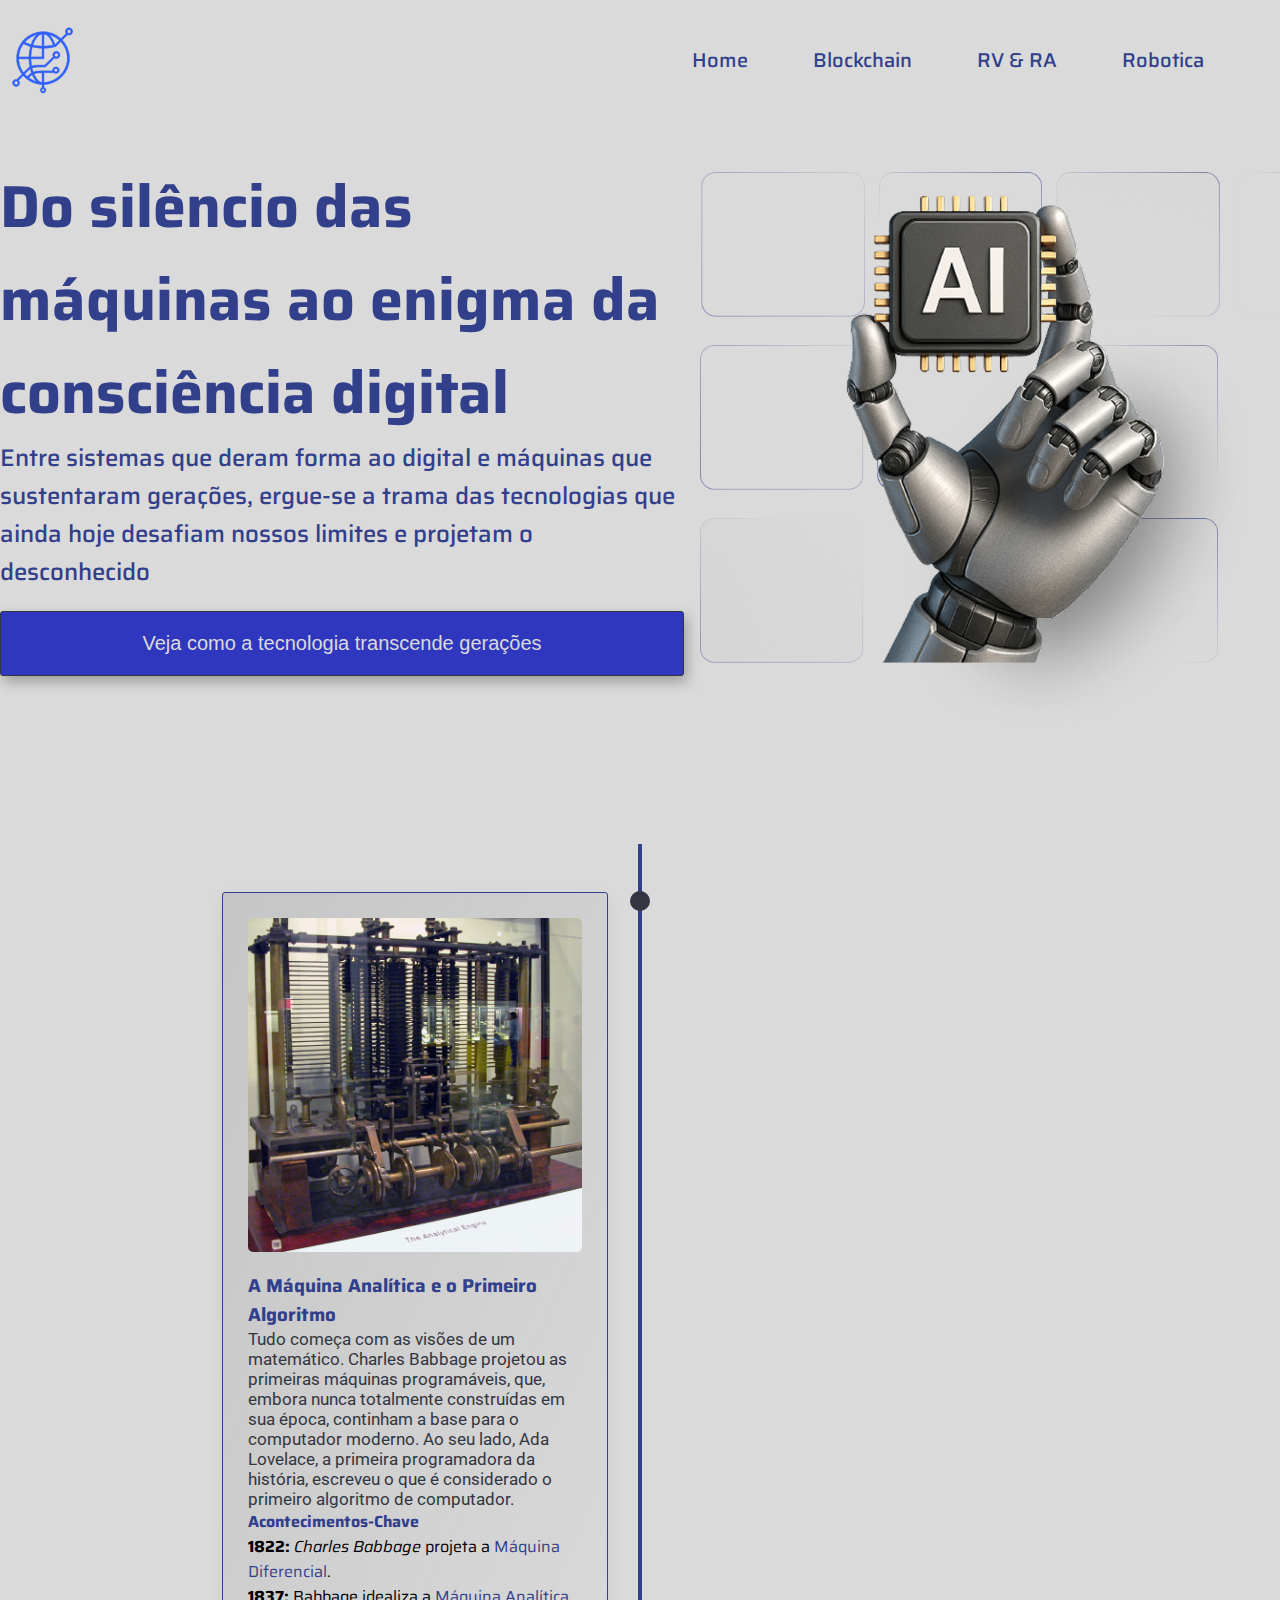
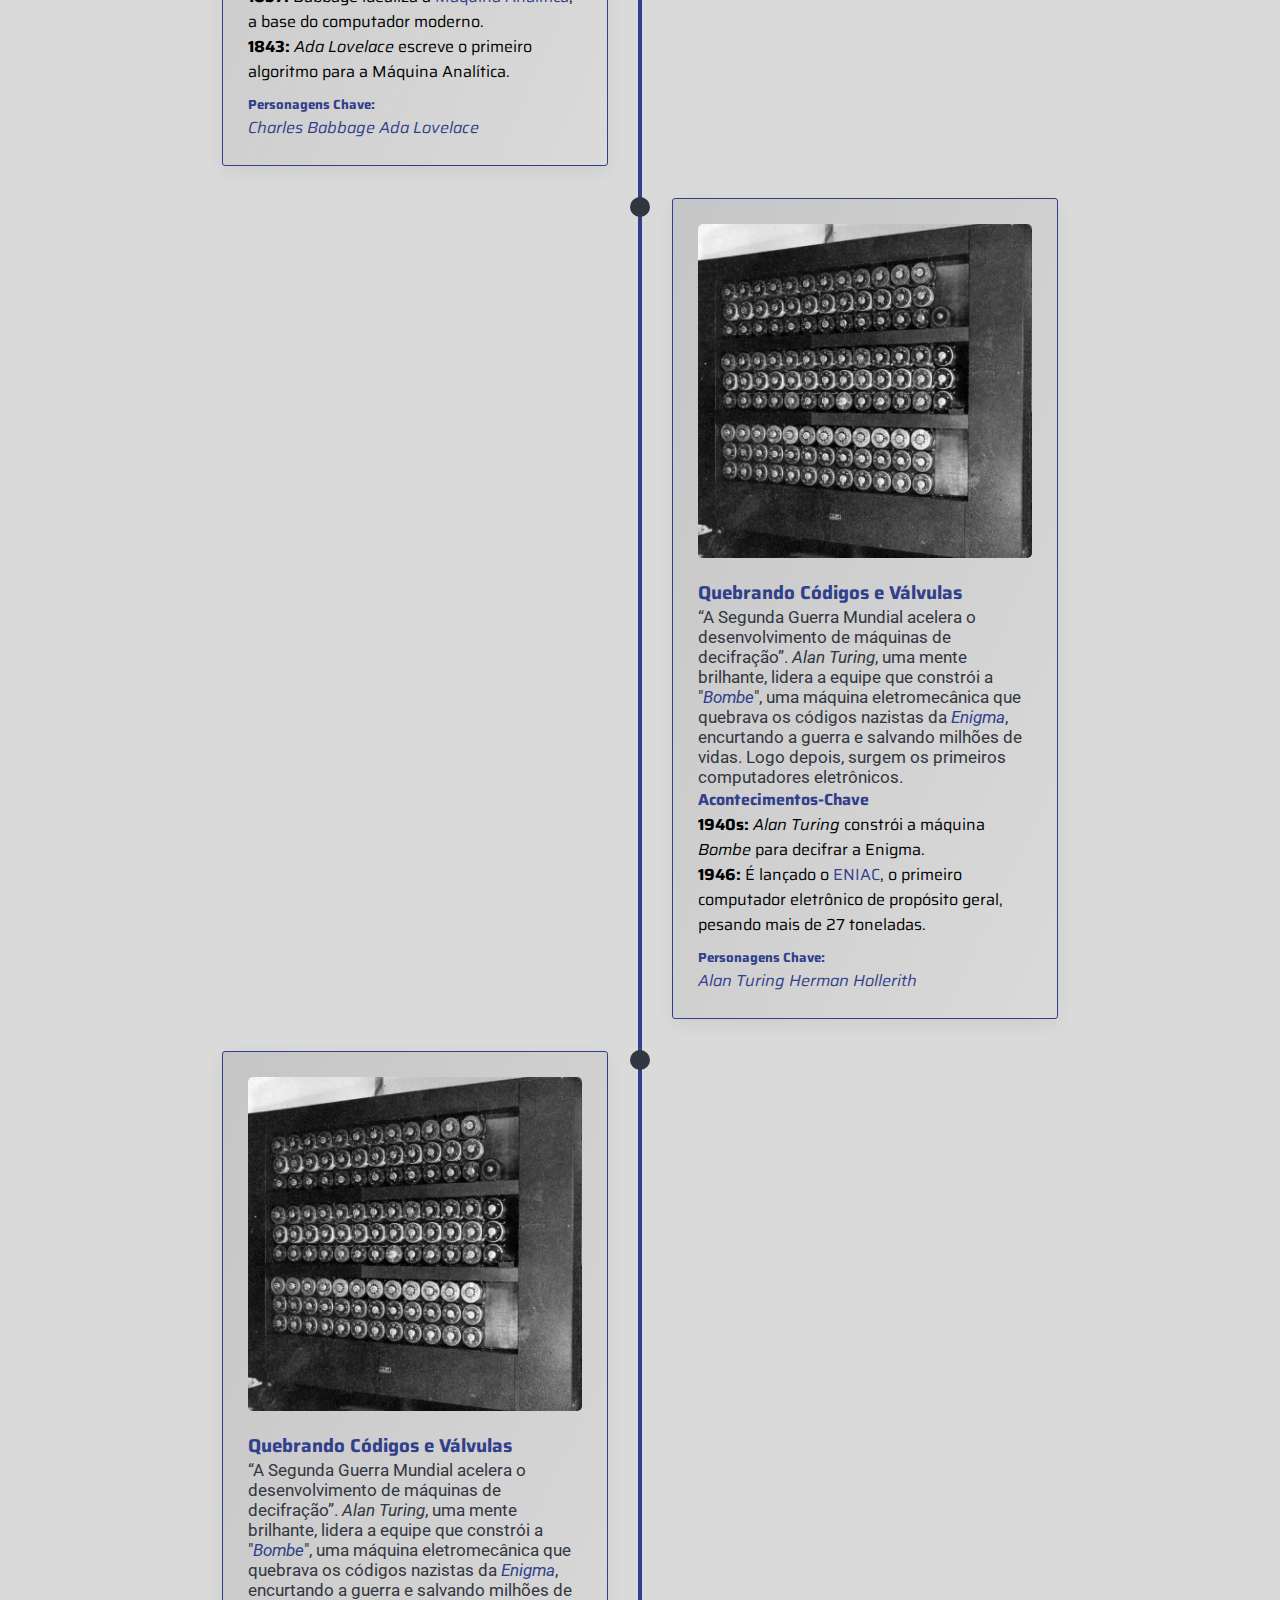
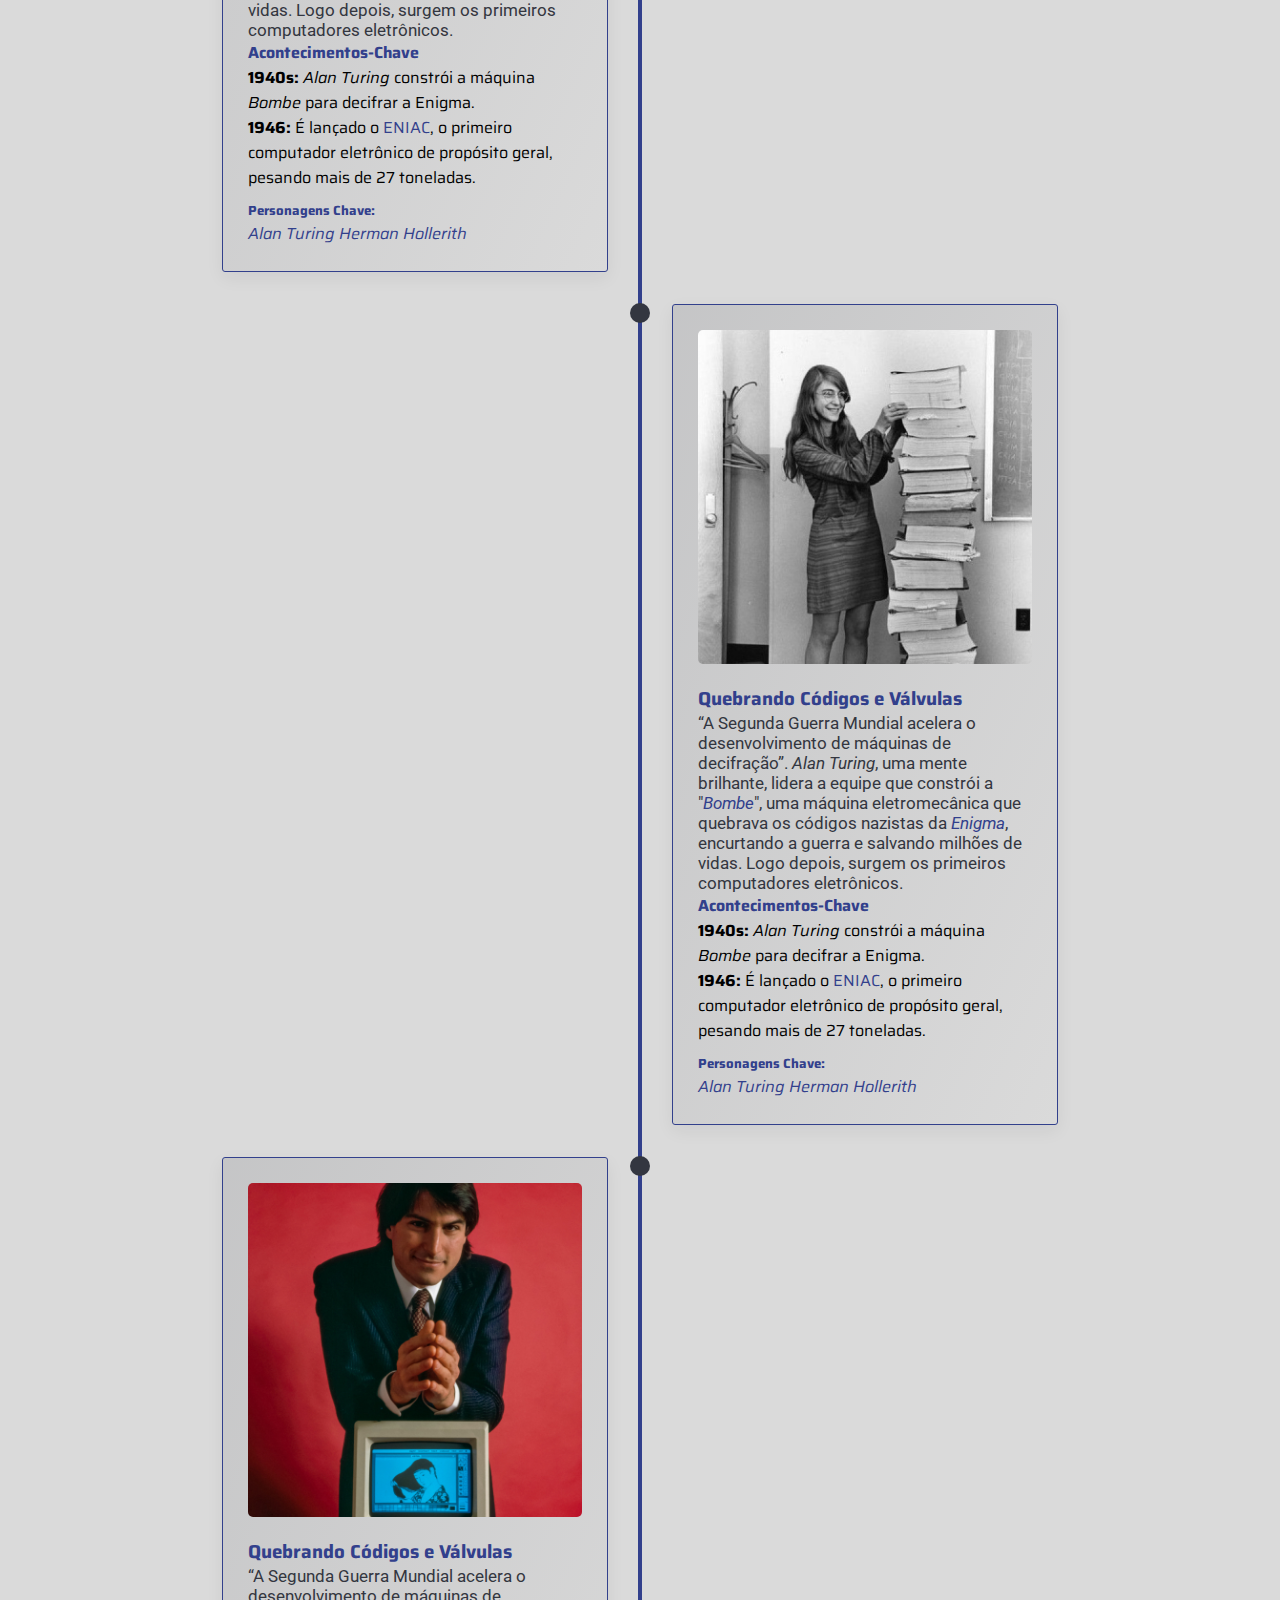
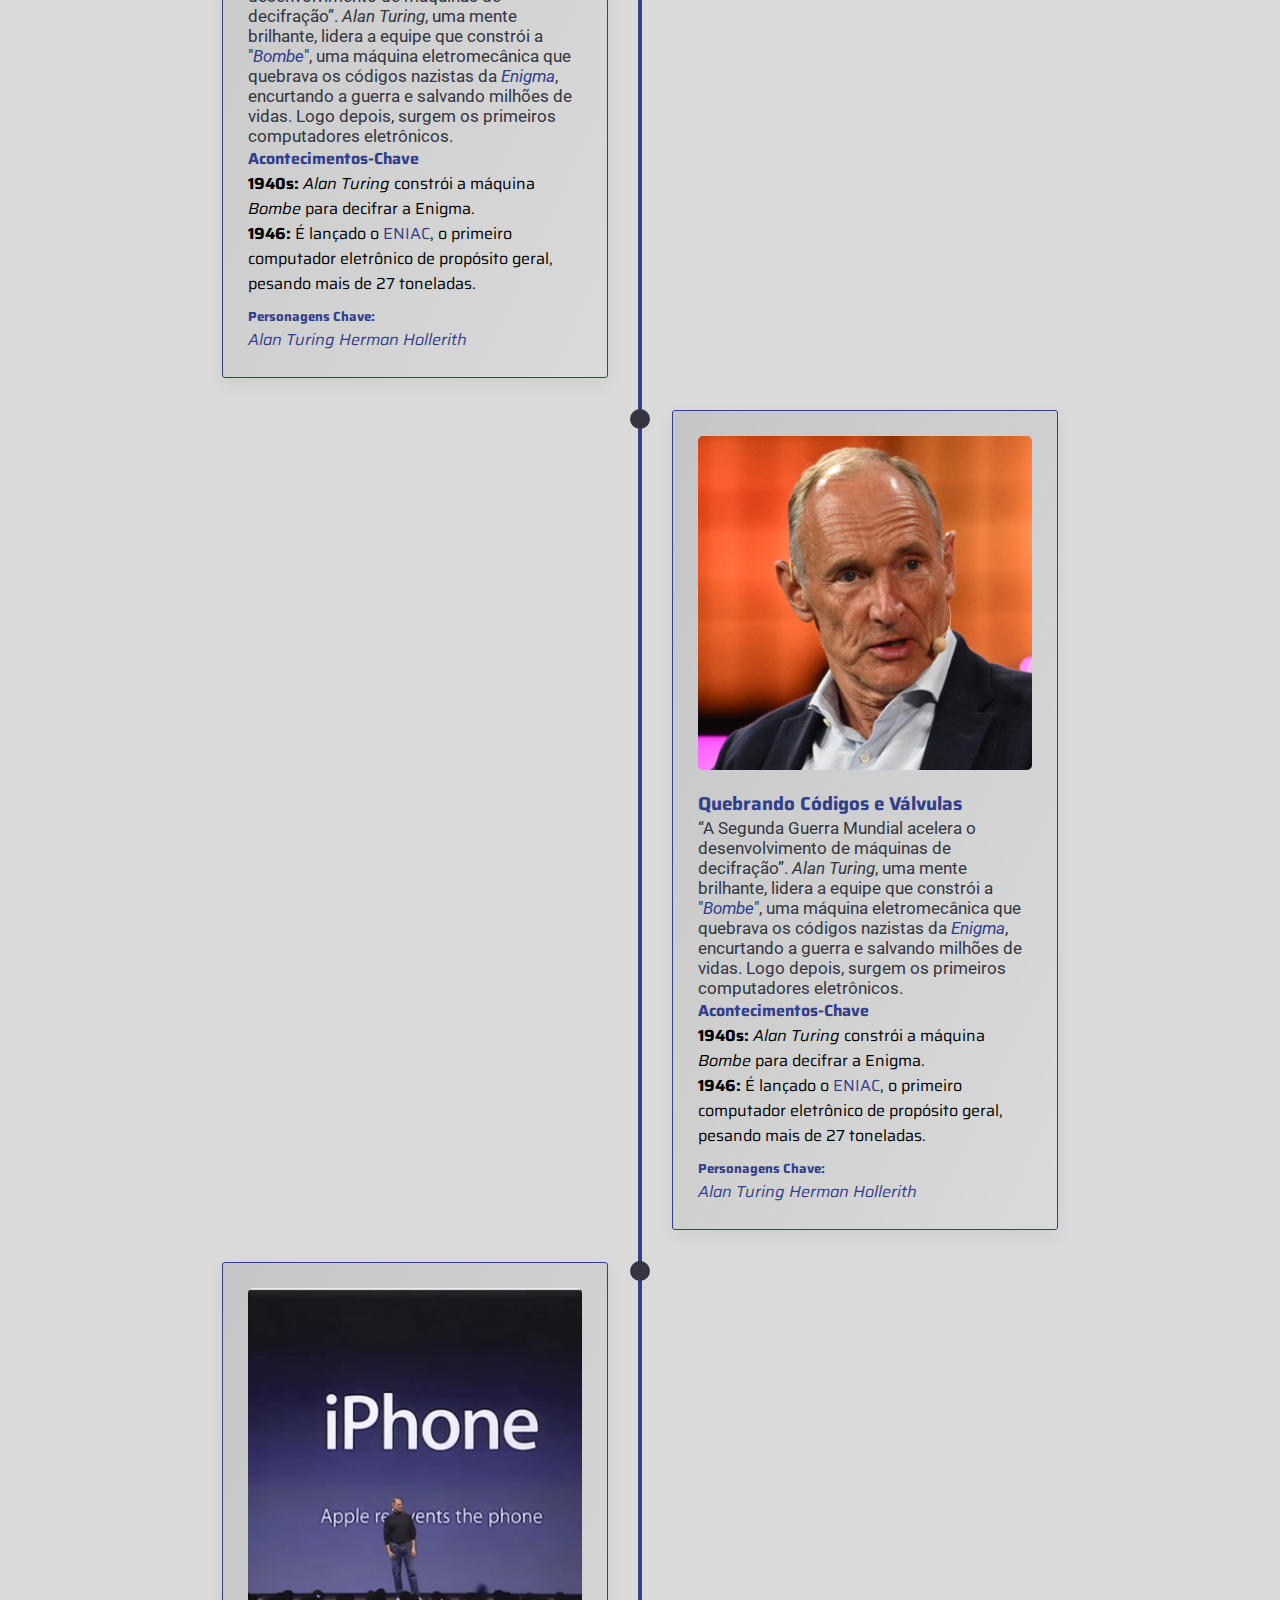
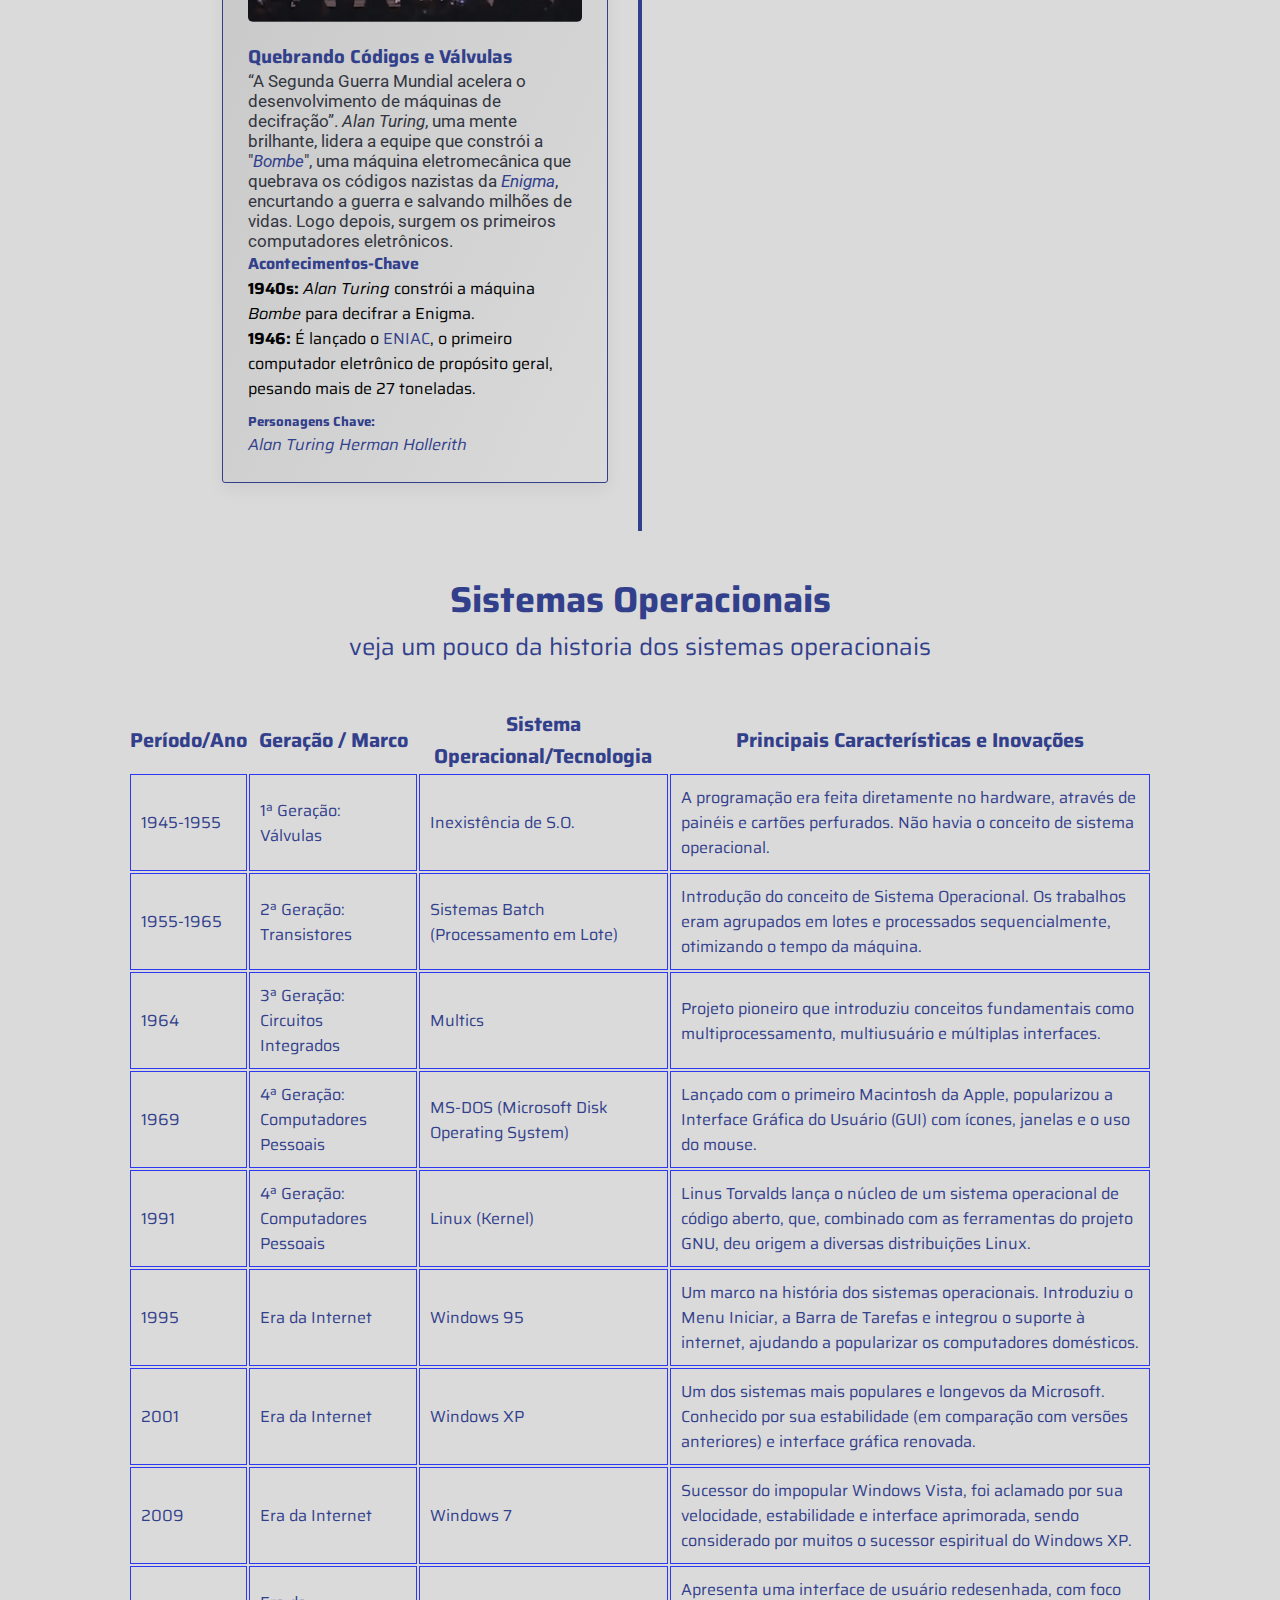
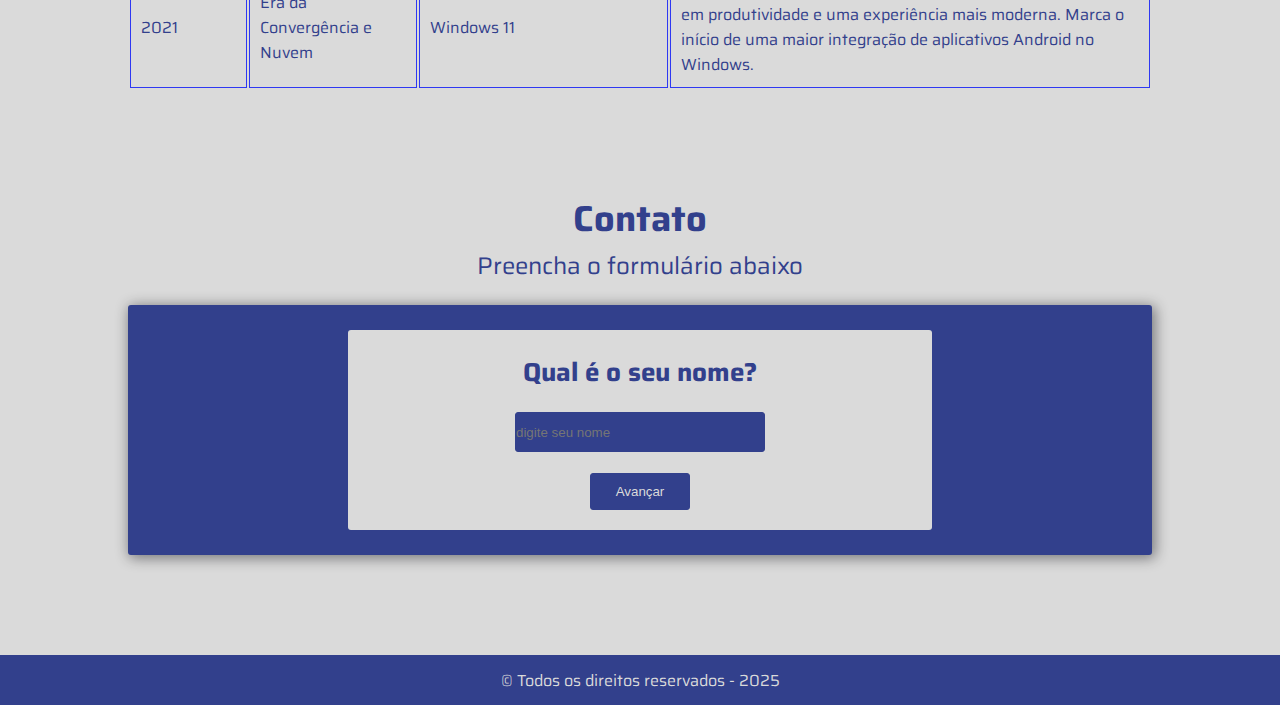
<file: index.html>
<!DOCTYPE html>
<html lang="pt-br">
<head>
    <meta charset="UTF-8">
    <meta name="viewport" content="width=device-width, initial-scale=1.0">
    <link rel="stylesheet" href="https://fonts.googleapis.com/css2?family=Material+Symbols+Outlined:opsz,wght,FILL,GRAD@20..48,100..700,0..1,-50..200&icon_names=menu" />    
    <link rel="stylesheet" href="styles/styles.css">
    <title>Home</title>
</head>
<body>
    <main>
        <!-- Header -->
        <header class="header">
            <div class="logo-header">
                <img src="assets/img/logoAzul.png" alt="logoPagina">
            </div>
            
            <nav id="menu" class="nav">
                <ul tabindex="1">
                    <li>
                        <a href="#">Home</a>
                    </li>
                    <li>
                        <a href="pages/blockchain.html">Blockchain</a>
                    </li>
                    <li>
                        <a href="pages/ra-rv.html">RV & RA</a>
                    </li>
                    <li>
                        <a href="pages/robotica.html">Robotica</a>
                    </li>                                                            
                </ul>
            </nav>
            <div class="logo-social">
                <img src="assets/img/githubLogo2.png" alt="GitHub">
                <img src="assets/img/linkedinAzul.png" alt="GitHub">
            </div>
            <span aria-expanded="false" aria-controls="menu-hamburger" id="menu-hamburger" class="material-symbols-outlined">menu</span>                                  
        </header>
        <!-- Section Hero -->
        <section class="hero">
            <div class="cta-hero">
                <h1>Do silêncio das máquinas ao enigma da consciência digital</h1>
                <p>Entre sistemas que deram forma ao digital e máquinas que sustentaram gerações, ergue-se a trama das tecnologias que ainda hoje desafiam nossos limites e projetam o desconhecido</p>
                <button class="btn1">Veja como a tecnologia transcende gerações</button>
            </div>
            <div class="img-hero">
                <img src="assets/img/imgHero1.png" alt="robotHand">
            </div>
        </section>
        <section class="timeline">

            <!-- Card 1: O Início da Mecânica -->
            <div class="timeline-item">
                <div class="timeline-content">
                    <img src="assets/img/img-timeline/MaquinaAnalítica.jpg" alt="Maquina Análitica de Charles Babbage">
                    <h3>A Máquina Analítica e o Primeiro Algoritmo</h3>
                    <p>
                        Tudo começa com as visões de um matemático. Charles Babbage projetou as primeiras máquinas programáveis, que, embora nunca totalmente construídas em sua época, continham a base para o computador moderno. Ao seu lado, Ada Lovelace, a primeira programadora da história, escreveu o que é considerado o primeiro algoritmo de computador.
                    </p>
                    <h4>Acontecimentos-Chave</h4>
                    <ul>
                        <li>
                            <strong>1822:</strong> <cite>Charles Babbage</cite> projeta a <a href="https://pt.wikipedia.org/wiki/M%C3%A1quina_diferencial">Máquina Diferencial</a>.
                        </li>
                        <li>
                            <strong>1837:</strong> Babbage idealiza a <a href="https://pt.wikipedia.org/wiki/M%C3%A1quina_anal%C3%ADtica">Máquina Analítica</a>, a base do computador moderno.
                        </li>
                        <li>
                            <strong>1843:</strong> <cite>Ada Lovelace</cite> escreve o primeiro algoritmo para a Máquina Analítica.
                        </li>                                                
                    </ul>
                    <div class="reffs">
                        <h5>Personagens Chave:</h5>
                        <a href="https://pt.wikipedia.org/wiki/Charles_Babbage"><cite>Charles Babbage</cite></a>
                        <a href="https://pt.wikipedia.org/wiki/Ada_Lovelace"><cite>Ada Lovelace</cite></a>
                    </div>
                </div>
            </div>
            
            <!-- Card 2: A Computação na Guerra Fria -->
            <div class="timeline-item">
                <div class="timeline-content">
                    <img src="assets/img/img-timeline/Bombe.jpg" alt="The Bombe de Alan Turing">
                    <h3>Quebrando Códigos e Válvulas</h3>
                    <p>
                        <q lang="pt-br">A Segunda Guerra Mundial acelera o desenvolvimento de máquinas de decifração</q>. <cite>Alan Turing</cite>, uma mente brilhante, lidera a equipe que constrói a "<a href="https://en.wikipedia.org/wiki/Bombe"><cite>Bombe</cite></a>", uma máquina eletromecânica que quebrava os códigos nazistas da <a href="https://pt.wikipedia.org/wiki/Enigma_(m%C3%A1quina)"><cite>Enigma</cite></a>, encurtando a guerra e salvando milhões de vidas. Logo depois, surgem os primeiros computadores eletrônicos.
                    </p>
                    <h4>Acontecimentos-Chave</h4>
                    <ul>
                        <li>
                            <strong>1940s:</strong> <cite>Alan Turing</cite> constrói a máquina <cite>Bombe</cite> para decifrar a Enigma.
                        </li>
                        <li>
                            <strong>1946:</strong> É lançado o <a href="https://pt.wikipedia.org/wiki/ENIAC">ENIAC</a>, o primeiro computador eletrônico de propósito geral, pesando mais de 27 toneladas.
                        </li>                                              
                    </ul>
                    <div class="reffs">
                        <h5>Personagens Chave:</h5>
                        <a href="https://pt.wikipedia.org/wiki/Alan_Turing"><cite>Alan Turing</cite></a>
                        <a href="https://pt.wikipedia.org/wiki/Herman_Hollerith"><cite>Herman Hollerith</cite></a>
                    </div>
                </div>
            </div>

            <!-- Card 3: A Revolução dos Transistores -->
            <div class="timeline-item">
                <div class="timeline-content">
                    <img src="assets/img/img-timeline/Bombe.jpg" alt="The Bombe de Alan Turing">
                    <h3>Quebrando Códigos e Válvulas</h3>
                    <p>
                        <q lang="pt-br">A Segunda Guerra Mundial acelera o desenvolvimento de máquinas de decifração</q>. <cite>Alan Turing</cite>, uma mente brilhante, lidera a equipe que constrói a "<a href="https://en.wikipedia.org/wiki/Bombe"><cite>Bombe</cite></a>", uma máquina eletromecânica que quebrava os códigos nazistas da <a href="https://pt.wikipedia.org/wiki/Enigma_(m%C3%A1quina)"><cite>Enigma</cite></a>, encurtando a guerra e salvando milhões de vidas. Logo depois, surgem os primeiros computadores eletrônicos.
                    </p>
                    <h4>Acontecimentos-Chave</h4>
                    <ul>
                        <li>
                            <strong>1940s:</strong> <cite>Alan Turing</cite> constrói a máquina <cite>Bombe</cite> para decifrar a Enigma.
                        </li>
                        <li>
                            <strong>1946:</strong> É lançado o <a href="https://pt.wikipedia.org/wiki/ENIAC">ENIAC</a>, o primeiro computador eletrônico de propósito geral, pesando mais de 27 toneladas.
                        </li>                                              
                    </ul>
                    <div class="reffs">
                        <h5>Personagens Chave:</h5>
                        <a href="https://pt.wikipedia.org/wiki/Alan_Turing"><cite>Alan Turing</cite></a>
                        <a href="https://pt.wikipedia.org/wiki/Herman_Hollerith"><cite>Herman Hollerith</cite></a>
                    </div>
                </div>
            </div>

            <!-- Card 4: A Era dos Circuitos Integrados -->
            <div class="timeline-item">
                <div class="timeline-content">
                    <img src="assets/img/img-timeline/margaret.jpg" alt="The Bombe de Alan Turing">
                    <h3>Quebrando Códigos e Válvulas</h3>
                    <p>
                        <q lang="pt-br">A Segunda Guerra Mundial acelera o desenvolvimento de máquinas de decifração</q>. <cite>Alan Turing</cite>, uma mente brilhante, lidera a equipe que constrói a "<a href="https://en.wikipedia.org/wiki/Bombe"><cite>Bombe</cite></a>", uma máquina eletromecânica que quebrava os códigos nazistas da <a href="https://pt.wikipedia.org/wiki/Enigma_(m%C3%A1quina)"><cite>Enigma</cite></a>, encurtando a guerra e salvando milhões de vidas. Logo depois, surgem os primeiros computadores eletrônicos.
                    </p>
                    <h4>Acontecimentos-Chave</h4>
                    <ul>
                        <li>
                            <strong>1940s:</strong> <cite>Alan Turing</cite> constrói a máquina <cite>Bombe</cite> para decifrar a Enigma.
                        </li>
                        <li>
                            <strong>1946:</strong> É lançado o <a href="https://pt.wikipedia.org/wiki/ENIAC">ENIAC</a>, o primeiro computador eletrônico de propósito geral, pesando mais de 27 toneladas.
                        </li>                                              
                    </ul>
                    <div class="reffs">
                        <h5>Personagens Chave:</h5>
                        <a href="https://pt.wikipedia.org/wiki/Alan_Turing"><cite>Alan Turing</cite></a>
                        <a href="https://pt.wikipedia.org/wiki/Herman_Hollerith"><cite>Herman Hollerith</cite></a>
                    </div>
                </div>
            </div>

            <!-- Card 5: O Computador Pessoal -->
            <div class="timeline-item">
                <div class="timeline-content">
                    <img src="assets/img/img-timeline/jobs-mac.jpg" alt="The Bombe de Alan Turing">
                    <h3>Quebrando Códigos e Válvulas</h3>
                    <p>
                        <q lang="pt-br">A Segunda Guerra Mundial acelera o desenvolvimento de máquinas de decifração</q>. <cite>Alan Turing</cite>, uma mente brilhante, lidera a equipe que constrói a "<a href="https://en.wikipedia.org/wiki/Bombe"><cite>Bombe</cite></a>", uma máquina eletromecânica que quebrava os códigos nazistas da <a href="https://pt.wikipedia.org/wiki/Enigma_(m%C3%A1quina)"><cite>Enigma</cite></a>, encurtando a guerra e salvando milhões de vidas. Logo depois, surgem os primeiros computadores eletrônicos.
                    </p>
                    <h4>Acontecimentos-Chave</h4>
                    <ul>
                        <li>
                            <strong>1940s:</strong> <cite>Alan Turing</cite> constrói a máquina <cite>Bombe</cite> para decifrar a Enigma.
                        </li>
                        <li>
                            <strong>1946:</strong> É lançado o <a href="https://pt.wikipedia.org/wiki/ENIAC">ENIAC</a>, o primeiro computador eletrônico de propósito geral, pesando mais de 27 toneladas.
                        </li>                                              
                    </ul>
                    <div class="reffs">
                        <h5>Personagens Chave:</h5>
                        <a href="https://pt.wikipedia.org/wiki/Alan_Turing"><cite>Alan Turing</cite></a>
                        <a href="https://pt.wikipedia.org/wiki/Herman_Hollerith"><cite>Herman Hollerith</cite></a>
                    </div>
                </div>
            </div>

            <!-- Card 6: A Era da Conectividade -->
            <div class="timeline-item">
                <div class="timeline-content">
                    <img src="assets/img/img-timeline/bernes-lee.jpg" alt="The Bombe de Alan Turing">
                    <h3>Quebrando Códigos e Válvulas</h3>
                    <p>
                        <q lang="pt-br">A Segunda Guerra Mundial acelera o desenvolvimento de máquinas de decifração</q>. <cite>Alan Turing</cite>, uma mente brilhante, lidera a equipe que constrói a "<a href="https://en.wikipedia.org/wiki/Bombe"><cite>Bombe</cite></a>", uma máquina eletromecânica que quebrava os códigos nazistas da <a href="https://pt.wikipedia.org/wiki/Enigma_(m%C3%A1quina)"><cite>Enigma</cite></a>, encurtando a guerra e salvando milhões de vidas. Logo depois, surgem os primeiros computadores eletrônicos.
                    </p>
                    <h4>Acontecimentos-Chave</h4>
                    <ul>
                        <li>
                            <strong>1940s:</strong> <cite>Alan Turing</cite> constrói a máquina <cite>Bombe</cite> para decifrar a Enigma.
                        </li>
                        <li>
                            <strong>1946:</strong> É lançado o <a href="https://pt.wikipedia.org/wiki/ENIAC">ENIAC</a>, o primeiro computador eletrônico de propósito geral, pesando mais de 27 toneladas.
                        </li>                                              
                    </ul>
                    <div class="reffs">
                        <h5>Personagens Chave:</h5>
                        <a href="https://pt.wikipedia.org/wiki/Alan_Turing"><cite>Alan Turing</cite></a>
                        <a href="https://pt.wikipedia.org/wiki/Herman_Hollerith"><cite>Herman Hollerith</cite></a>
                    </div>
                </div>
            </div>

            <!-- Card 7: A Computação Ubíqua -->
            <div class="timeline-item">
                <div class="timeline-content">
                    <img src="assets/img/img-timeline/atual.jpg" alt="The Bombe de Alan Turing">
                    <h3>Quebrando Códigos e Válvulas</h3>
                    <p>
                        <q lang="pt-br">A Segunda Guerra Mundial acelera o desenvolvimento de máquinas de decifração</q>. <cite>Alan Turing</cite>, uma mente brilhante, lidera a equipe que constrói a "<a href="https://en.wikipedia.org/wiki/Bombe"><cite>Bombe</cite></a>", uma máquina eletromecânica que quebrava os códigos nazistas da <a href="https://pt.wikipedia.org/wiki/Enigma_(m%C3%A1quina)"><cite>Enigma</cite></a>, encurtando a guerra e salvando milhões de vidas. Logo depois, surgem os primeiros computadores eletrônicos.
                    </p>
                    <h4>Acontecimentos-Chave</h4>
                    <ul>
                        <li>
                            <strong>1940s:</strong> <cite>Alan Turing</cite> constrói a máquina <cite>Bombe</cite> para decifrar a Enigma.
                        </li>
                        <li>
                            <strong>1946:</strong> É lançado o <a href="https://pt.wikipedia.org/wiki/ENIAC">ENIAC</a>, o primeiro computador eletrônico de propósito geral, pesando mais de 27 toneladas.
                        </li>                                              
                    </ul>
                    <div class="reffs">
                        <h5>Personagens Chave:</h5>
                        <a href="https://pt.wikipedia.org/wiki/Alan_Turing"><cite>Alan Turing</cite></a>
                        <a href="https://pt.wikipedia.org/wiki/Herman_Hollerith"><cite>Herman Hollerith</cite></a>
                    </div>
                </div>
            </div>


            
        </section>
        <section class="so-evolucao">
            <div class="table">
                <div class="so-title">
                    <h2>Sistemas Operacionais</h2>
                    <p>veja um pouco da historia dos sistemas operacionais</p>
                </div>
                <table>
                    <tr>
                        <th class="table-title">Período/Ano</th>
                        <th class="table-title">Geração / Marco</th>
                        <th class="table-title">Sistema Operacional/Tecnologia</th>
                        <th class="table-title">Principais Características e Inovações</th>
                    </tr>
                    <tr>
                        <td>1945-1955</td>
                        <td>1ª Geração: Válvulas</td>
                        <td>Inexistência de S.O.</td>
                        <td>A programação era feita diretamente no hardware, através de painéis e cartões perfurados. Não havia o conceito de sistema operacional.</td>
                    </tr>
                    <tr>
                        <td>1955-1965</td>
                        <td>2ª Geração: Transistores</td>
                        <td>Sistemas Batch (Processamento em Lote)</td>
                        <td>Introdução do conceito de Sistema Operacional. Os trabalhos eram agrupados em lotes e processados sequencialmente, otimizando o tempo da máquina.</td>
                    </tr>
                    <tr>
                        <td>1964</td>
                        <td>3ª Geração: Circuitos Integrados</td>
                        <td>Multics</td>
                        <td>Projeto pioneiro que introduziu conceitos fundamentais como multiprocessamento, multiusuário e múltiplas interfaces.</td>
                    </tr>
                    <tr>
                        <td>1969</td>
                        <td>4ª Geração: Computadores Pessoais</td>
                        <td>MS-DOS (Microsoft Disk Operating System)</td>
                        <td>Lançado com o primeiro Macintosh da Apple, popularizou a Interface Gráfica do Usuário (GUI) com ícones, janelas e o uso do mouse.</td>
                    </tr>
                    <tr>
                        <td>1991</td>
                        <td>4ª Geração: Computadores Pessoais</td>
                        <td>Linux (Kernel)</td>
                        <td>Linus Torvalds lança o núcleo de um sistema operacional de código aberto, que, combinado com as ferramentas do projeto GNU, deu origem a diversas distribuições Linux.</td>
                    </tr>
                    <tr>
                        <td>1995</td>
                        <td>Era da Internet</td>
                        <td>Windows 95</td>
                        <td>Um marco na história dos sistemas operacionais. Introduziu o Menu Iniciar, a Barra de Tarefas e integrou o suporte à internet, ajudando a popularizar os computadores domésticos.</td>
                    </tr>
                    <tr>
                        <td>2001</td>
                        <td>Era da Internet</td>
                        <td>Windows XP</td>
                        <td>Um dos sistemas mais populares e longevos da Microsoft. Conhecido por sua estabilidade (em comparação com versões anteriores) e interface gráfica renovada.</td>
                    </tr>
                    
                    <tr>
                        <td>2009</td>
                        <td>Era da Internet</td>
                        <td>Windows 7</td>
                        <td>Sucessor do impopular Windows Vista, foi aclamado por sua velocidade, estabilidade e interface aprimorada, sendo considerado por muitos o sucessor espiritual do Windows XP.</td>
                    </tr>                     

                    <tr>
                        <td>2021</td>
                        <td>Era da Convergência e Nuvem</td>
                        <td>Windows 11</td>
                        <td>Apresenta uma interface de usuário redesenhada, com foco em produtividade e uma experiência mais moderna. Marca o início de uma maior integração de aplicativos Android no Windows.</td>
                    </tr>                     
                </table>
            </div>
        </section>        
        <section class="form-section">
            <div class="form-title">
                <h2>Contato</h2>
                <p>Preencha o formulário abaixo</p>
            </div>
            <div class="container">
                <div class="form-step active" id="step1" data-step="1">
                    <h3>Qual é o seu nome?</h3>
                    <input type="text" name="name" id="iname" placeholder="digite seu nome" autocomplete="off">   
                    <button class="next-btn"data-next-step="2">Avançar</button>
                </div>
                <div class="form-step" id="step2" >
                    <h3>Sobre Tecnologia</h3>
                    <p>Me conte uma curiosidade sobre tecnologia</p>
                    <textarea name="sobreTech" id="sobreTech"></textarea>
                    <button class="next-btn" data-next-step="3">Avançar</button>
                </div>
                <div class="form-step" id="step3">
                    <h3>Digite seu e-mail</h3>
                    <p>Voçe irá receber uma piada sem graça de um LLM</p>
                    <input type="email" name="email" id="iemail">
                    <button class="next-btn" data-next-step="4">Avançar</button>
                </div>
                <div class="form-step" id="step4">
                   <h3>Voce foi amaldiçoado por uma LLM</h3>
                    <p>Você sempre irá receber piadas sem graça, e o melhor, não tem volta!</p>
                    <button class="final-btn">Obrigado</button>
                </div>   
            </div>
        </section>                                      
        <footer>
            <p>© Todos os direitos reservados - 2025</p>
        </footer>                


    </main>
    <script src="scrips/home.JS"></script>
</body>
</html>
</file>
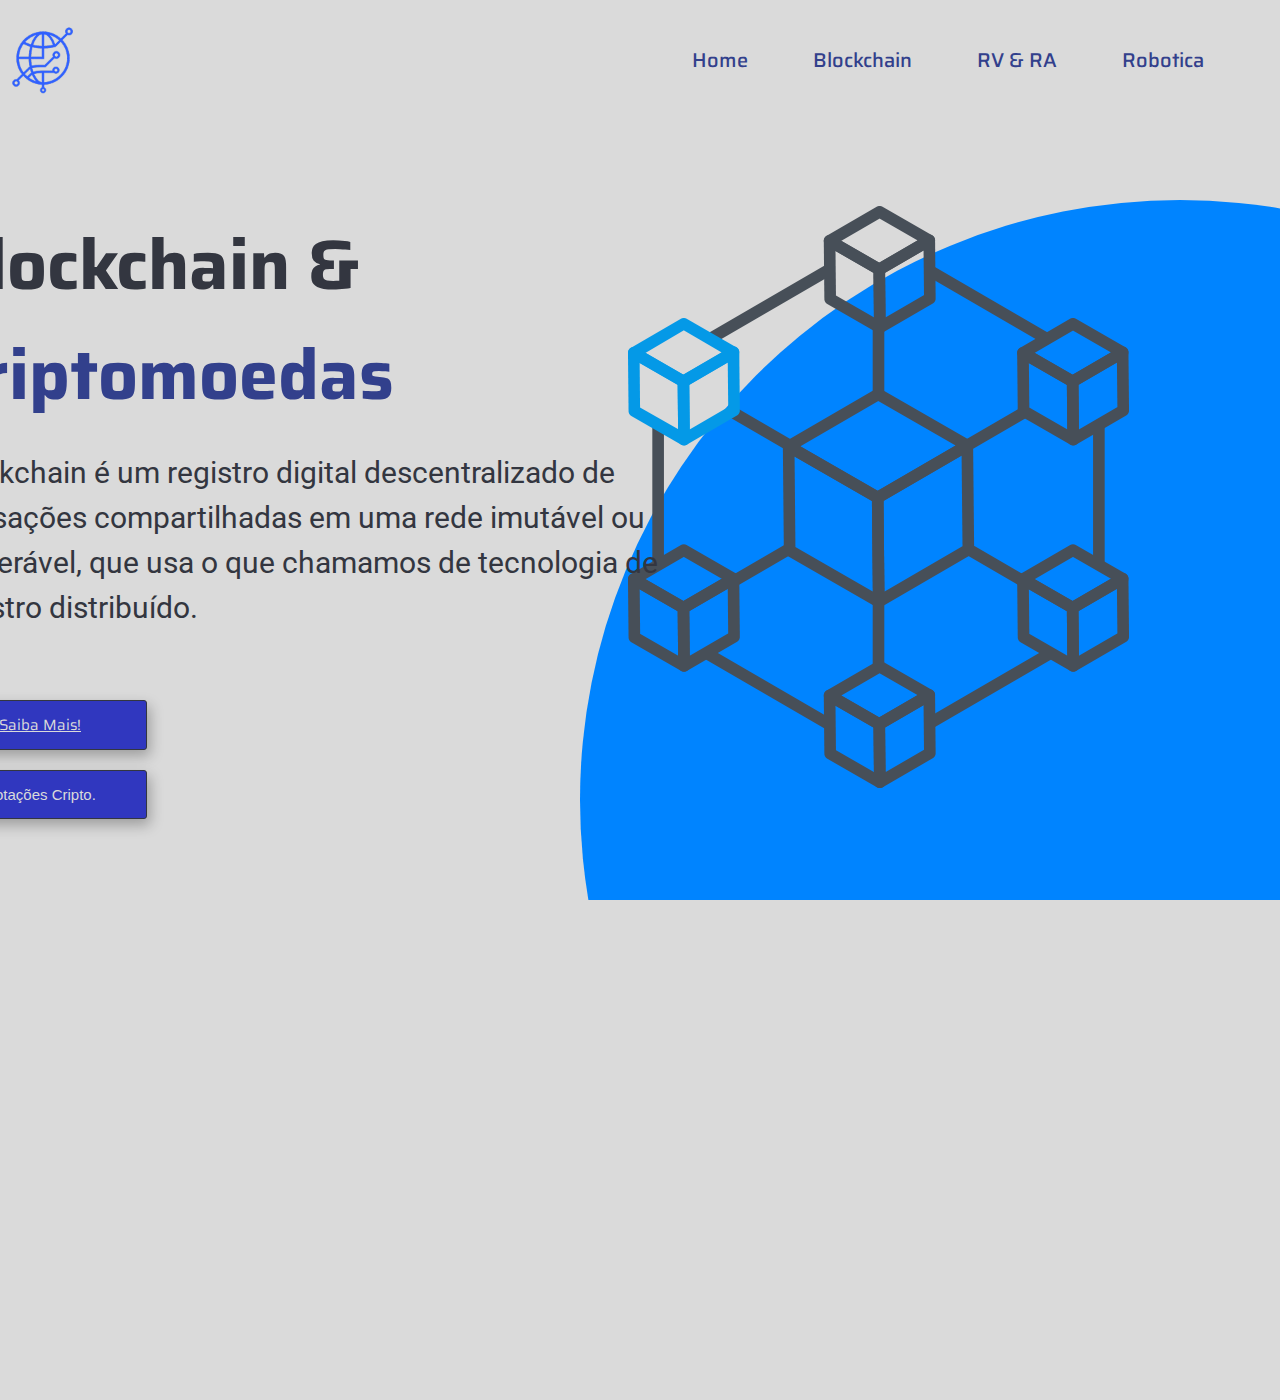
<file: pages/blockchain.html>
<!DOCTYPE html>
<html lang="pt-br">
    <head>
        <meta charset="UTF-8">
        <meta name="viewport" content="width=device-width, initial-scale=1.0">
        <link rel="stylesheet" href="https://fonts.googleapis.com/css2?family=Material+Symbols+Outlined:opsz,wght,FILL,GRAD@20..48,100..700,0..1,-50..200&icon_names=menu" />    
        <link rel="stylesheet" href="../styles/blockchain.css">
        <title>Blockchain</title>

    </head>
    <body class="fixed-screen">
    <main>
        <!-- Menu -->
        <header class="header">
            <div class="logo-header">
                <img src="../assets/img/logoAzul.png" alt="logoPagina">
            </div>
            
            <nav id="menu" class="nav">
                <ul tabindex="1">
                    <li>
                        <a href="../index.html">Home</a>
                    </li>
                    <li>
                        <a href="kaua.html">Blockchain</a>
                    </li>
                    <li>
                        <a href="ra-rv.html">RV & RA</a>
                    </li>
                    <li>
                        <a href="lucas.html">Robotica</a>
                    </li>                                                            
                </ul>
            </nav>
            <div class="logo-social">
                <img src="../assets/img/githubLogo2.png" alt="GitHub">
                <img src="../assets/img/linkedinAzul.png" alt="GitHub">
            </div>
            <span aria-expanded="false" aria-controls="menu-hamburger" id="menu-hamburger" class="material-symbols-outlined">menu</span>                                  
        </header>
        <!-- Seção Principal -->
        <section class="sobre">
            <div class="informativo">
            <img src="../assets/img/imgblockchain/imgmain.png">
            </div>
            <div class ="center">
                <div class = "textoBlock">
                <h1>Blockchain &<br/><span style="color:#32408C;">   Criptomoedas</span></h1>
                <p>Blockchain é um registro digital descentralizado de transações compartilhadas em uma rede imutável ou inalterável, que usa o que chamamos de tecnologia de registro distribuído.</p>
                </div>
                <!-- botão convertido em link parad a página infosblockchain.html -->
                <a href="infosblockchain.html" class="btn2" role="button">Saiba Mais!</a>
                <button class="btn3">Cotações Cripto.</button>
            </div>
                
        </section>
    </main>
    <script src="../scrips/home.JS"></script>
    <script src="../scrips/blockchain.js"></script>
</body>
</html>
</file>
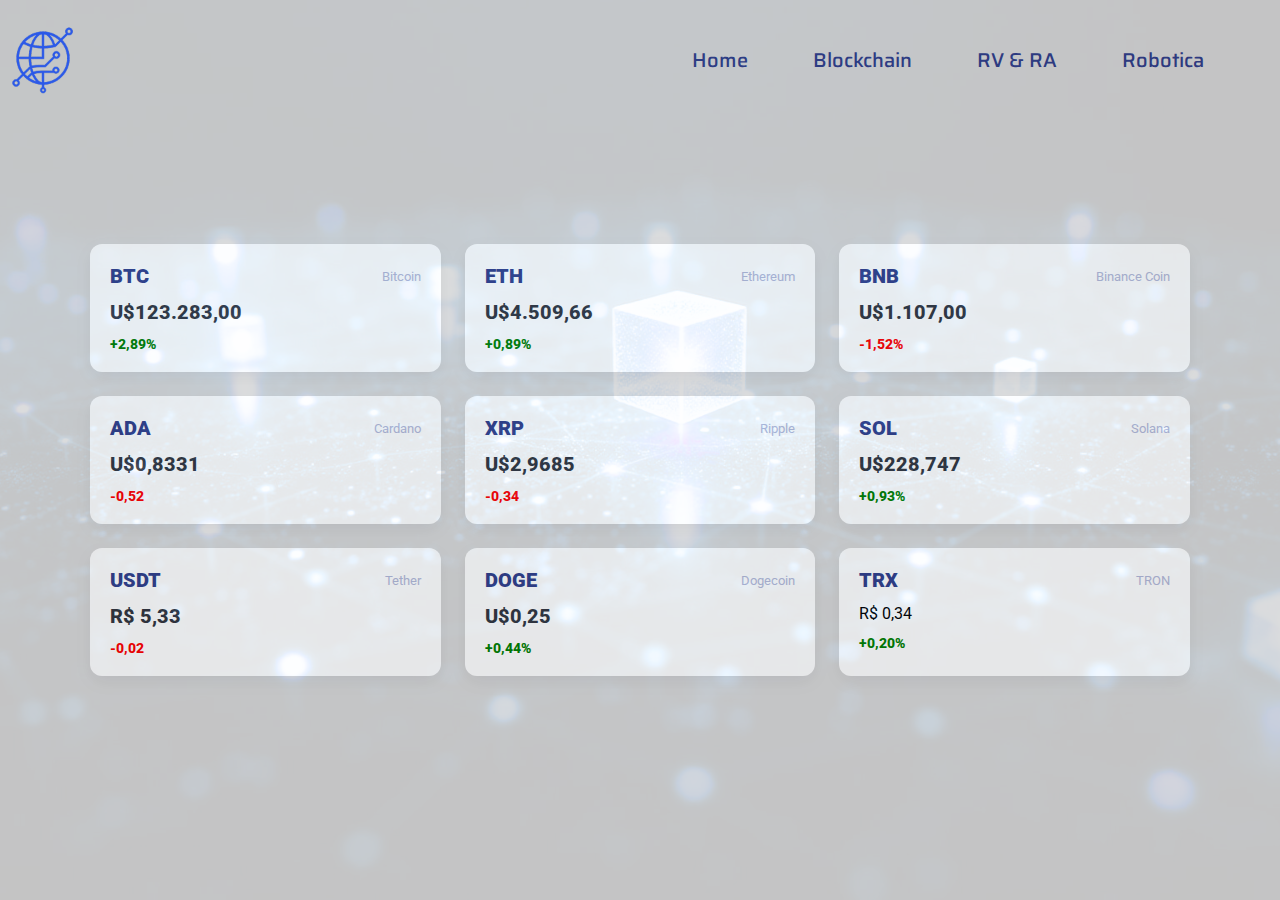
<file: pages/cotações.html>
<!DOCTYPE html>
<html lang="pt-br">
    <head>
        <meta charset="UTF-8">
        <meta name="viewport" content="width=device-width, initial-scale=1.0">
        <link rel="stylesheet" href="https://fonts.googleapis.com/css2?family=Material+Symbols+Outlined:opsz,wght,FILL,GRAD@20..48,100..700,0..1,-50..200&icon_names=menu" />    
        <link rel="stylesheet" href="../styles/blockchain.css">
        <title>Blockchain</title>

    </head>
    <body>
    <main>
        <!-- Menu -->
        <header class="header">
            <div class="logo-header">
                <img src="../assets/img/logoAzul.png" alt="logoPagina">
            </div>
            
            <nav id="menu" class="nav">
                <ul tabindex="1">
                    <li>
                        <a href="../index.html">Home</a>
                    </li>
                    <li>
                        <a href="kaua.html">Blockchain</a>
                    </li>
                    <li>
                        <a href="ra-rv.html">RV & RA</a>
                    </li>
                    <li>
                        <a href="lucas.html">Robotica</a>
                    </li>                                                            
                </ul>
            </nav>
            <div class="logo-social">
                <img src="../assets/img/githubLogo2.png" alt="GitHub">
                <img src="../assets/img/linkedinAzul.png" alt="GitHub">
            </div>
            <span aria-expanded="false" aria-controls="menu-hamburger" id="menu-hamburger" class="material-symbols-outlined">menu</span>                                  
        </header>
        <!-- Grid de Cotações 3x3 -->
        <div class ="container-fundo">
        <section class="cotacoes">
            <div class="cotacoes-container">
                <!-- Card 1 -->
                <article class="cotacao-card" data-symbol="BTC">
                    <div class="cotacao-top">
                        <div class="cotacao-symbol">BTC</div>
                        <div class="cotacao-name">Bitcoin</div>
                    </div>
                    <div class="cotacao-price">U$123.283,00</div>
                    <div class="cotacao-change positive"><span style="color: green;">+2,89%</span></div>
                </article>

                <!-- Card 2 -->
                <article class="cotacao-card" data-symbol="ETH">
                    <div class="cotacao-top">
                        <div class="cotacao-symbol">ETH</div>
                        <div class="cotacao-name">Ethereum</div>
                    </div>
                    <div class="cotacao-price">U$4.509,66</div>
                    <div class="cotacao-change positive"><span style="color: green;">+0,89%</span></div>
                </article>

                <!-- Card 3 -->
                <article class="cotacao-card" data-symbol="BNB">
                    <div class="cotacao-top">
                        <div class="cotacao-symbol">BNB</div>
                        <div class="cotacao-name">Binance Coin</div>
                    </div>
                    <div class="cotacao-price">U$1.107,00</div>
                    <div class="cotacao-change negative"><span style="color: red;">-1,52%</span></div>
                </article>

                <!-- Card 4 -->
                <article class="cotacao-card" data-symbol="ADA">
                    <div class="cotacao-top">
                        <div class="cotacao-symbol">ADA</div>
                        <div class="cotacao-name">Cardano</div>
                    </div>
                    <div class="cotacao-price">U$0,8331</div>
                    <div class="cotacao-change positive"><span style="color: red">-0,52</span></div>
                </article>

                <!-- Card 5 -->
                <article class="cotacao-card" data-symbol="XRP">
                    <div class="cotacao-top">
                        <div class="cotacao-symbol">XRP</div>
                        <div class="cotacao-name">Ripple</div>
                    </div>
                    <div class="cotacao-price">U$2,9685</div>
                    <div class="cotacao-change negative"><span style="color: red">-0,34</span></div>
                </article>

                <!-- Card 6 -->
                <article class="cotacao-card" data-symbol="SOL">
                    <div class="cotacao-top">
                        <div class="cotacao-symbol">SOL</div>
                        <div class="cotacao-name">Solana</div>
                    </div>
                    <div class="cotacao-price">U$228,747</div>
                    <div class="cotacao-change positive"><span style="color: green;">+0,93%</span></div>
                </article>

                <!-- Card 7 -->
                <article class="cotacao-card" data-symbol="DOT">
                    <div class="cotacao-top">
                        <div class="cotacao-symbol">USDT</div>
                        <div class="cotacao-name">Tether</div>
                    </div>
                    <div class="cotacao-price">R$ 5,33</div>
                    <div class="cotacao-change negative"><span style="color: red">-0,02</span></div>
                </article>

                <!-- Card 8 -->
                <article class="cotacao-card" data-symbol="DOGE">
                    <div class="cotacao-top">
                        <div class="cotacao-symbol">DOGE</div>
                        <div class="cotacao-name">Dogecoin</div>
                    </div>
                    <div class="cotacao-price">U$0,25</div>
                    <div class="cotacao-change positive"><span style="color: green;">+0,44%</span></div>
                </article>

                <!-- Card 9 -->
                <article class="cotacao-card" data-symbol="TRX">
                    <div class="cotacao-top">
                        <div class="cotacao-symbol">TRX</div>
                        <div class="cotacao-name">TRON</div>
                    </div>
                    <div class="cotacado-price">R$ 0,34</div>
                    <div class="cotacao-change negative"><span style="color: green;">+0,20%</span></div>
                </article>
            </div>
        </section>
    </main>
    <script src="../scrips/home.JS"></script>
    <script src="../scrips/blockchain.js"></script>
</body>
</html>
</file>
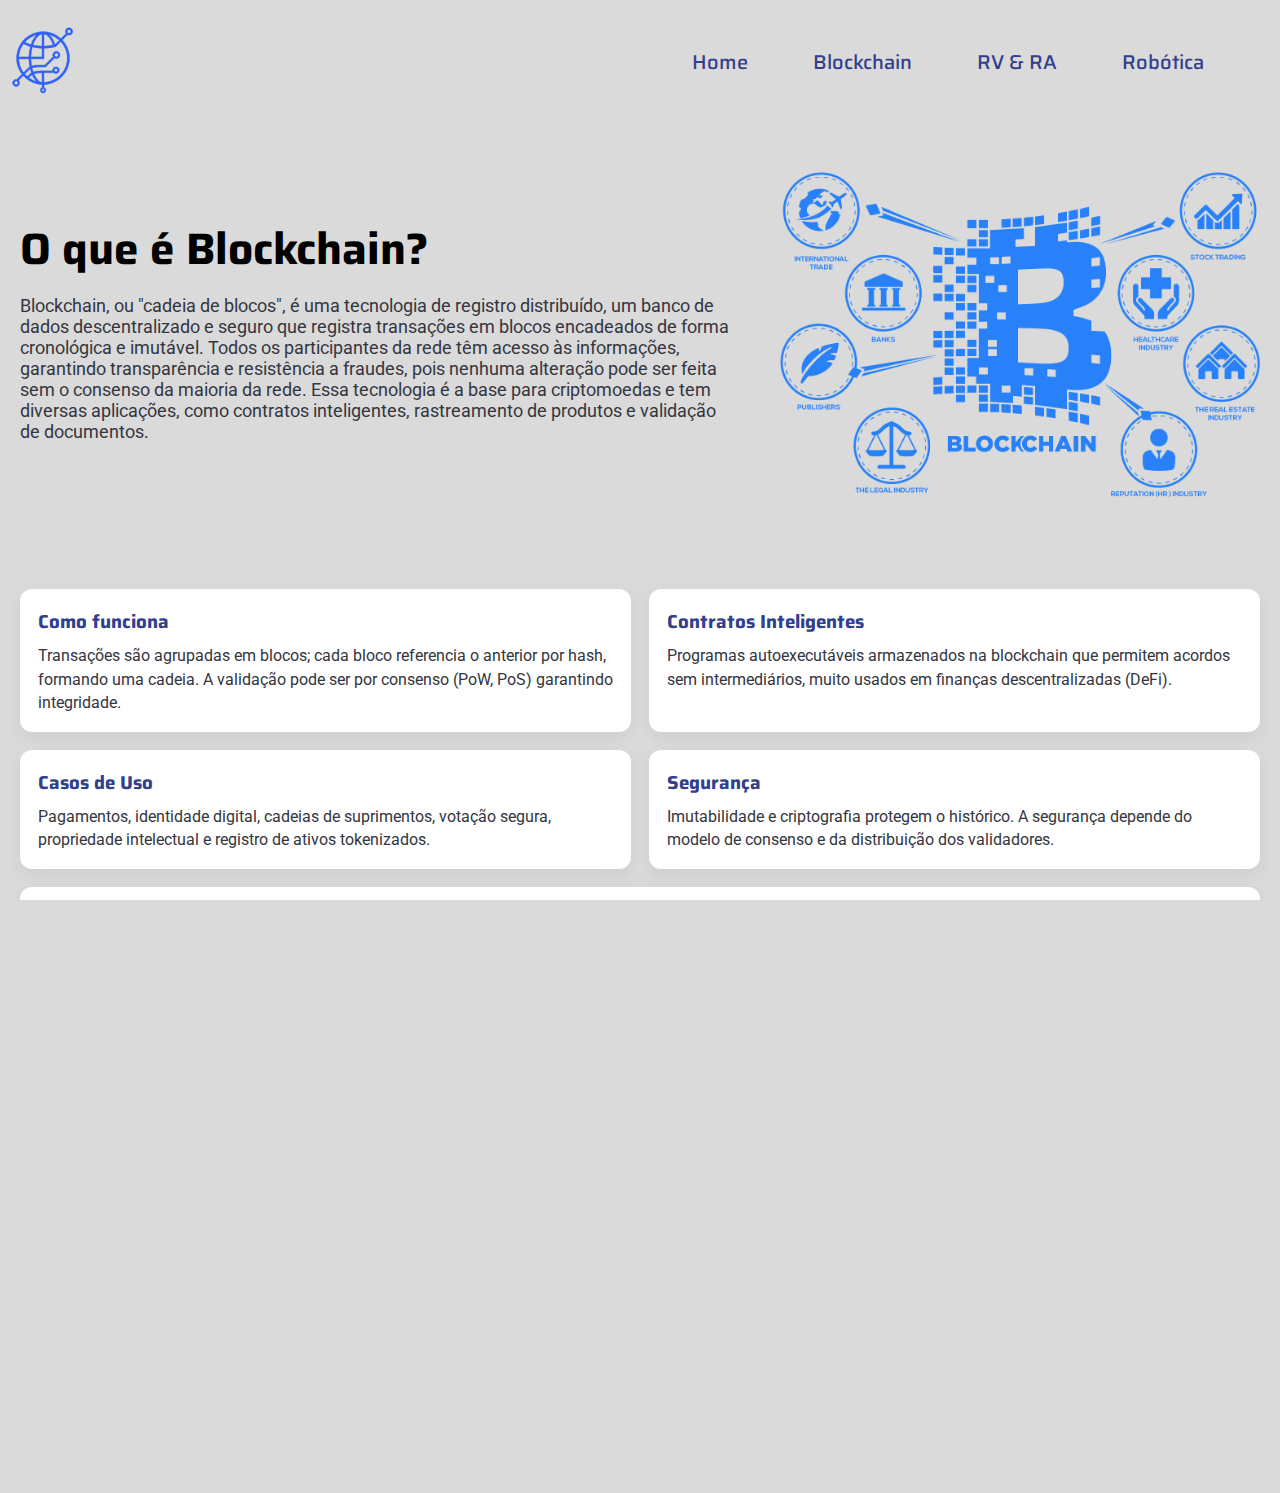
<file: pages/infosblockchain.html>
<!DOCTYPE html>
<html lang="pt-br">
<head>
  <meta charset="utf-8" />
  <meta name="viewport" content="width=device-width,initial-scale=1" />
  <title>O que é Blockchain</title>
  <link rel="stylesheet" href="https://fonts.googleapis.com/css2?family=Material+Symbols+Outlined:opsz,wght,FILL,GRAD@20..48,100..700,0..1,-50..200&icon_names=menu" />    
  <link rel="stylesheet" href="../styles/blockchain.css">
  <meta name="description" content="Explicação moderna e visual sobre blockchain e suas aplicações." />
</head>
<body class="scrollable">
  <main>
    <header class="header">
      <div class="logo-header">
        <a href="../index.html"><img src="../assets/img/logoAzul.png" alt="logoPagina"></a>
      </div>
      <nav id="menu" class="nav">
        <ul>
          <li><a href="../index.html">Home</a></li>
          <li><a href="kaua.html">Blockchain</a></li>
          <li><a href="ra-rv.html">RV & RA</a></li>
          <li><a href="lucas.html">Robótica</a></li>
        </ul>
      </nav>
      <div class="logo-social">
        <img src="../assets/img/githubLogo2.png" alt="GitHub">
        <img src="../assets/img/linkedinAzul.png" alt="LinkedIn">
      </div>
      <span id="menu-hamburger" class="material-symbols-outlined">menu</span>
    </header>

    <!-- Hero -->
    <section class="hero hero-info">
      <div class="hero-content">
        <h1>O que é Blockchain?</h1>
        <p>Blockchain, ou "cadeia de blocos", é uma tecnologia de registro distribuído, um banco de dados descentralizado e seguro que registra transações em blocos encadeados de forma cronológica e imutável. Todos os participantes da rede têm acesso às informações, garantindo transparência e resistência a fraudes, pois nenhuma alteração pode ser feita sem o consenso da maioria da rede. Essa tecnologia é a base para criptomoedas e tem diversas aplicações, como contratos inteligentes, rastreamento de produtos e validação de documentos. </p>
      </div>
      <div class="hero-graphic">
        <img src="../assets/img/imgblockchain/blockchain.png" alt="blockchain graphic">
      </div>
    </section>

    <!-- Tópicos: 2x2 e o último ocupando largura total -->
    <section class="topics">
      <div class="topics-grid">
        <article class="topic-card">
          <h3>Como funciona</h3>
          <p>Transações são agrupadas em blocos; cada bloco referencia o anterior por hash, formando uma cadeia. A validação pode ser por consenso (PoW, PoS) garantindo integridade.</p>
        </article>
        <article class="topic-card">
          <h3>Contratos Inteligentes</h3>
          <p>Programas autoexecutáveis armazenados na blockchain que permitem acordos sem intermediários, muito usados em finanças descentralizadas (DeFi).</p>
        </article>
        <article class="topic-card">
          <h3>Casos de Uso</h3>
          <p>Pagamentos, identidade digital, cadeias de suprimentos, votação segura, propriedade intelectual e registro de ativos tokenizados.</p>
        </article>
        <article class="topic-card">
          <h3>Segurança</h3>
          <p>Imutabilidade e criptografia protegem o histórico. A segurança depende do modelo de consenso e da distribuição dos validadores.</p>
        </article>
        <article class="topic-card topic-wide">
          <h3>Escalabilidade e Desafios</h3>
          <p>A escalabilidade e a superação dos desafios inerentes à tecnologia blockchain são fundamentais para sua adoção em larga escala. Atualmente, as redes blockchain de primeira geração, como o Bitcoin, enfrentam limitações significativas em termos de velocidade e volume de transações.</p>
        </article>
      </div>
    </section>

    <!-- Newsletter (mantido) -->
    <section class="newsletter">
      <div class="newsletter-card">
        <h3>Inscreva-se para receber nosso Curso sobre Blockchain</h3>
        <p>Receba nosso curso sobre blockchain; tutoriais e análises.</p>
        <form id="newsletter-form">
          <div class="form-row">
            <input type="text" id="name" name="name" placeholder="Seu nome" required />
            <input type="email" id="email" name="email" placeholder="seu@email.com" required />
          </div>
          <div class="form-row">
            <button class="btn2" type="submit">Inscrever</button>
            <div id="form-msg" aria-live="polite"></div>
          </div>
        </form>
      </div>
    </section>

  </main>

  <script src="../scrips/home.JS"></script>
  <script src="../scrips/blockchain.js"></script>
  <script src="../scrips/infosblockchain.js"></script>
</body>
</html>
</file>
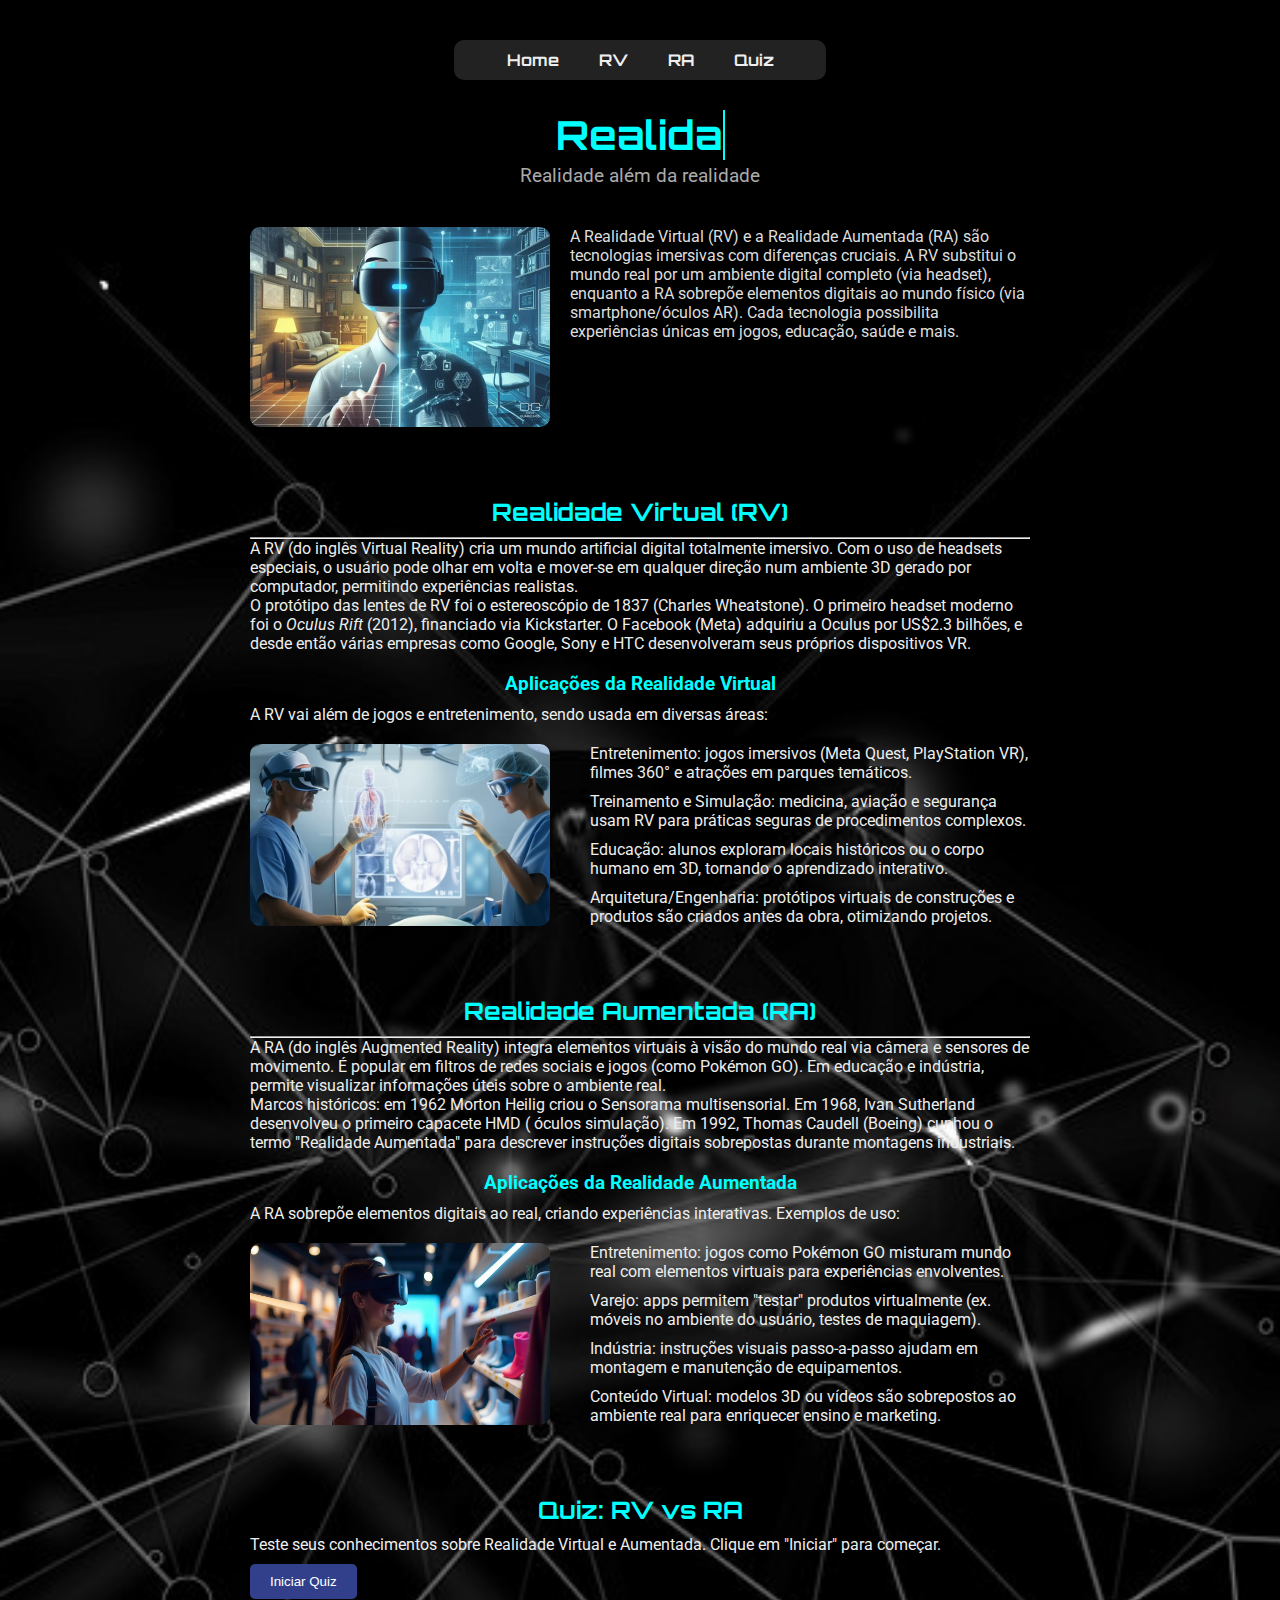
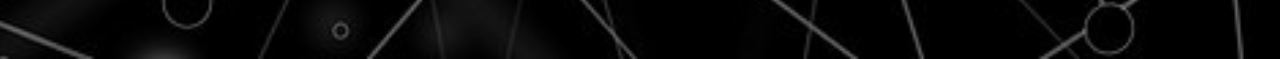
<file: pages/ra-rv.html>
<!DOCTYPE html>
<html lang="pt-BR">
  <head>
    <meta charset="UTF-8" />
    <meta name="viewport" content="width=device-width, initial-scale=1" />
    <title>Realidade Virtual e Aumentada</title>
    <link
      href="https://fonts.googleapis.com/css2?family=Orbitron:wght@400;700&display=swap"
      rel="stylesheet"
    />
    <link
      href="https://fonts.googleapis.com/css2?family=Roboto:ital,wght@0,100..900;1,100..900&display=swap"
      rel="stylesheet"
    />
    <link rel="stylesheet" href="../styles/ra-rv.css">
  </head>
  <body>
    <nav>
      <ul>
        <li><a href="../index.html">Home</a></li>
        <li><a href="#vr">RV</a></li>
        <li><a href="#ra">RA</a></li>
        <li><a href="#quiz">Quiz</a></li>
      </ul>
    </nav>

    <header>
      <h1 id="title"></h1>
      <p class="subtitle">Realidade além da realidade</p>
    </header>

    <main>
      <section id="intro" class="container">
        <img
          src="../assets/img/rarvimg/ra-rv.png"
          alt="Comparação entre Realidade Virtual e Realidade Aumentada"
        />
        <p>
          A Realidade Virtual (RV) e a Realidade Aumentada (RA) são tecnologias
          imersivas com diferenças cruciais. A RV substitui o mundo real por um
          ambiente digital completo (via headset), enquanto a RA sobrepõe
          elementos digitais ao mundo físico (via smartphone/óculos AR). Cada
          tecnologia possibilita experiências únicas em jogos, educação, saúde e
          mais.
        </p>
      </section>

      <section id="vr">
        <h2>Realidade Virtual (RV)</h2>
        <hr />
        <p>
          A RV (do inglês Virtual Reality) cria um mundo artificial digital
          totalmente imersivo. Com o uso de headsets especiais, o usuário pode
          olhar em volta e mover-se em qualquer direção num ambiente 3D gerado
          por computador, permitindo experiências realistas.
        </p>
        <p>
          O protótipo das lentes de RV foi o estereoscópio de 1837 (Charles
          Wheatstone). O primeiro headset moderno foi o
          <cite>Oculus Rift</cite> (2012), financiado via Kickstarter. O
          Facebook (Meta) adquiriu a Oculus por US$2.3 bilhões, e desde então
          várias empresas como Google, Sony e HTC desenvolveram seus próprios
          dispositivos VR.
        </p>

        <h3>Aplicações da Realidade Virtual</h3>
        <p>
          A RV vai além de jogos e entretenimento, sendo usada em diversas
          áreas:
        </p>
        <div class="rv">
          <img
            src="../assets/img/rarvimg/ra-na-medicina.png"
            alt="Exemplo de Realidade Virtual na Medicina"
          />
          <ul>
            <li>
              Entretenimento: jogos imersivos (Meta Quest, PlayStation VR),
              filmes 360° e atrações em parques temáticos.
            </li>
            <li>
              Treinamento e Simulação: medicina, aviação e segurança usam RV
              para práticas seguras de procedimentos complexos.
            </li>
            <li>
              Educação: alunos exploram locais históricos ou o corpo humano em
              3D, tornando o aprendizado interativo.
            </li>
            <li>
              Arquitetura/Engenharia: protótipos virtuais de construções e
              produtos são criados antes da obra, otimizando projetos.
            </li>
          </ul>
        </div>
      </section>

      <section id="ra">
        <h2>Realidade Aumentada (RA)</h2>
        <hr />
        <p>
          A RA (do inglês Augmented Reality) integra elementos virtuais à visão
          do mundo real via câmera e sensores de movimento. É popular em filtros
          de redes sociais e jogos (como Pokémon GO). Em educação e indústria,
          permite visualizar informações úteis sobre o ambiente real.
        </p>
        <p>
          Marcos históricos: em 1962 Morton Heilig criou o Sensorama
          multisensorial. Em 1968, Ivan Sutherland desenvolveu o primeiro
          capacete HMD ( óculos simulação). Em 1992, Thomas Caudell (Boeing)
          cunhou o termo "Realidade Aumentada" para descrever instruções
          digitais sobrepostas durante montagens industriais.
        </p>

        <h3>Aplicações da Realidade Aumentada</h3>
        <p>
          A RA sobrepõe elementos digitais ao real, criando experiências
          interativas. Exemplos de uso:
        </p>
        <div class="ra">
          <img
            src="../assets/img/rarvimg/rv-varejo.jpeg"
            alt="Exemplo de Aplicação de Realidade Aumentada em Varejo"
          />
          <ul>
            <li>
              Entretenimento: jogos como Pokémon GO misturam mundo real com
              elementos virtuais para experiências envolventes.
            </li>
            <li>
              Varejo: apps permitem "testar" produtos virtualmente (ex. móveis
              no ambiente do usuário, testes de maquiagem).
            </li>
            <li>
              Indústria: instruções visuais passo-a-passo ajudam em montagem e
              manutenção de equipamentos.
            </li>
            <li>
              Conteúdo Virtual: modelos 3D ou vídeos são sobrepostos ao ambiente
              real para enriquecer ensino e marketing.
            </li>
          </ul>
        </div>
      </section>

      <section id="quiz">
        <h2>Quiz: RV vs RA</h2>
        <p>
          Teste seus conhecimentos sobre Realidade Virtual e Aumentada. Clique
          em "Iniciar" para começar.
        </p>
        <button id="startQuiz">Iniciar Quiz</button>
        <div id="quizBox" style="display: none; text-align: center">
          <p id="question"></p>
          <div id="options"></div>
          <p id="feedback"></p>
          <button id="nextBtn" style="display: none">Próxima pergunta</button>
        </div>
      </section>
    </main>

    <script src="../scrips/ra-rv.js"></script>
  </body>
</html>
</file>
<file: styles/styles.css>
@charset "UTF-8";

/* Aqui estou inportando as fontes */
@import url('https://fonts.googleapis.com/css2?family=Roboto:ital,wght@0,100..900;1,100..900&family=Saira:ital,wght@0,100..900;1,100..900&display=swap');

/* Aqui estou definindo as variaveis que são padrões "Padrões" para mantermos uuma uniformidade dentre as quatro paginas */
:root{

    /* Paleta de cores */

    --color-1: #2E38F2;         /* Azul Vibrante */
    --color-2: #3037BF;         /* Azul Médio */
    --color-3: #32408C;         /* Azul Profundo */
    --color-4: #B4B9D9;         /* Cinza Azulado */
    --color-5: #333640;         /* Cinza Escuro */
    --color-6: #dadada;         /* Platnum "Color adc "*/

    /* Tipografia */
    --font-sans-1: 'Saira', sans-serif;       /* h1, h2, h3 ...*/
    --font-sans-2: 'Roboto', sans-serif;      /* paragrafos...*/
    


    /* Espacaçamentos */

    --radius-sm: 6px;
    --radius-md: 12px;
    --gap: 1rem;
    --card-shadow: 0 6px 18px rgba(17, 24, 39, 0.06);
    --width-container: 1400px;
    --padding-top: 100px;
    --padding-bottom: 100px;



}

*{
    padding: 0px;
    margin: 0px;
    box-sizing: border-box;
}
body{
    background-color: var(--color-6);
    font-family: "Saira", sans-serif;
}
.btn1{
    padding: 20px;
    font-size: 20px;
    color: #dadada;
    background-color: var(--color-2);
    border: 1px solid #333640;
    border-radius: 3px;
    cursor: pointer;
    box-shadow: 3px 6px 14px rgba(0, 0, 0, 0.284);
}
.btn1:hover{
    background-color: var(--color-6);
    color: var(--color-3);
    border-color: #2E38F2;
    box-shadow: 1px 2px 3px black;
}


/* Header */

main{
    background-color: var(--color-6);
}

.header{
    display: flex;
    flex-direction: row;
    align-items: center;
    justify-content: space-between;
    padding-top: 20px;
    width: 1400px;
    margin: auto;
    gap: 100px;
    
}
.logo-header{
    display: flex;
    width: 100px;
    justify-content: center;
}

.logo-header img{
    width: 80px;
    height: auto;
}

#menu-hamburger{
    display: none;
}

nav{
    width: 1200px;
    display: flex;
    justify-content: flex-end;
    position: static;
    transform: none;
    font-family: "Saira", sans-serif;
    font-weight: 500;
    font-size: 20px;
    
}

nav ul{
    display: flex;
    list-style: none;
    gap: 45px;
    
}
nav ul a{
    list-style-type: none;
    text-decoration: none;
    padding: 10px;
    color: var(--color-3);
}

nav ul li a:hover{
    text-decoration: solid;
    color: var(--color-6);
    background-color:var(--color-3);
    border-radius: 3px;
}

.logo-social{
    display: flex;
    width: 100px;
    gap: var(--gap);
    align-self: center;
    justify-content: center;
}
.logo-social img{
    width: 30px;
    height: auto;
    
}

/* Hero Section */

.hero{
    display: flex;
    align-items: flex-start;
    padding-top: 60px;
    padding-bottom: var(--padding-bottom);
    gap: var(--gap);
    width: var(--width-container);
    margin: auto;
}
.hero div{
    width: 100%;
}

.img-hero img{
    width: 700px;
}

.cta-hero{
    display: flex;
    flex-direction: column;
    font-family: "Saira", sans-serif;
    color: var(--color-3);
    
}

h1{
    font-size: 3.7em;
}

.cta-hero p {
    font-size: 1.5em;
    font-weight: 500;
    margin-bottom: 20px;
}


/* TimeLine Section */

h3, h4, h5{
    font-family: "Saira", sans-serif;
    color: var(--color-3);
}

.timeline{
    position: relative;
    max-width: 900px;
    margin: 0 auto;
    padding: 2rem 0;
}
.timeline::after{
    content: '';
    position: absolute;
    width: 4px;
    background-color: #32408C;
    top: 0;
    bottom: 0;
    left: 50%;
    margin-left: -2px;
}
.timeline-item{
    position: relative;
    padding: 1em 2em;
    width: 50%;
}
.timeline-item:nth-child(odd){
    left: 0;
}
.timeline-item:nth-child(even){
    left: 50%;
}

.timeline-content{
    background: linear-gradient( to top left,  #dadada,#33364020);
    position: relative;
    border: 1px solid #32408C;
    padding: 25px;
    border-radius: 3px;
    box-shadow: var(--card-shadow);

}
.timeline-content img{
    width: 100%;
    object-fit: cover;
    border-radius: 5px;
    margin-bottom: 0.8em;
}
.timeline-content p {
    font-family: "Roboto", sans-serif;
    color: #333640;
    font-size: 17px;
}
.timeline-content ul{
    display: flex;
    flex-direction: column;
}
.timeline-content ul li{
    list-style-type: none;
}
.timeline-content a {
    text-decoration: none;
    color: #32408C;
}
.timeline-content .reffs{
    padding-top: 10px;
    
}

.timeline-item::before{
    content: '';
    position: absolute;
    top: 15px;
    width: 20px;
    height: 20px;
    border-radius: 100%;
    background: #333640;
    z-index: 1;

}

.timeline-item:nth-child(odd)::before{
    right: -10px;
}
.timeline-item:nth-child(even)::before{
    left: -10px;
}

/* tabela dos SOs */
.table{
    width: 80%;
    margin: 0 auto;
}
.so-title{
    padding: 40px;
    font-size: 1.5em;
    text-align: center;
    color:var(--color-3);
}
td{
    color: var(--color-3);
    border: 1px solid #2E38F2;
    font-family: "Saira", sans-serif;
    padding: 10px;
}
.table th{
    font-weight: 700;
    font-size: 20px;
    color: var(--color-3);
}
td:hover{
    background-color: var(--color-3);
    color: var(--color-6);
}
/* Estilização do formulário*/
.form-section{
    padding-top: 100px;
    padding-bottom: 100px;
    
}
.form-section .container{
    display: flex;
    flex-direction: column;
    width: 80%;
    height: 250px;
    padding: 25px;
    align-items: center;
    color: var(--color-3);
    background-color: var(--color-3);
    margin: 0 auto;
    border-radius: 3px;
    box-shadow: 2px 2px 14px 1px rgba(2, 5, 10, 0.47);
}
.form-title{
    margin: auto;
    font-size: 1.5em;
    text-align: center;
    color: var(--color-3);
    margin-bottom: 20px;
}

.form-step {
    display: none;
    text-align: center;
    height: 50%;

}
.form-step.active {
    display: flex;
    flex-direction: column;
    align-items: center;
    justify-content: space-evenly;
    width: 60%;
    height: 200px;
    background-color: var(--color-6);
    animation: fadeIn 0.5s ease-in-out;
    border-radius: 3px;
}
.form-step h3{
    font-size: 26px;
}
.form-step p{
    font-size: 19px;

}
#iname{
    background-color: var(--color-3);
    border: 1px solid var(--color-3);
    border-radius: 3px;
    color: var(--color-6);
    width: 250px;
    height: 40px;
}
#sobreTech{
    background-color: var(--color-3);
    border: 1px solid var(--color-3);
    border-radius: 3px;    
    color: var(--color-6);
    width: 250px;
    height: 40px;    
}
#iemail{
    background-color: var(--color-3);
    border: 1px solid var(--color-3);
    border-radius: 3px;    
    color: var(--color-6);
    width: 250px;
    height: 40px;        
}
.next-btn{
    padding: 10px;
    width: 100px;    
    color: var(--color-6);
    background-color: var(--color-3);
    border: 1px solid var(--color-3);
    border-radius: 3px;

}
.next-btn:hover{
    color: var(--color-3);
    background-color: var(--color-6);
}


/* footer */

footer{
    display: flex;
    justify-content: center;
    text-align: center;
    align-items: center;
    background-color: var(--color-3);
    color: var(--color-6);
    height: 50px;
}
/* media query */
@media only screen and (min-width: 600px){

}
/* Celulares e telas menores */
@media only screen and (max-width: 600px){
    /* Menu */
    .header{
        display: grid;
        grid-template-columns: repeat(3, 1fr);
        grid-template-rows: repeat(1, 1fr);
        width: 100%;
        justify-content: center;
        gap: 20px;
        padding-left: 30px;
        padding-right: 30px;
    }
    .logo-header{
        justify-content: flex-start;
    }
    nav{
        width: 200px;
        height: 100vh;
        position: fixed;
        top: 0;
        left: 0;
        background-color: #dadadac6;
        transform: translateX(-100%);
        transition: transform 0.3s ease;
        display: flex;
        flex-direction: column;
        justify-content: flex-start;
        align-items: flex-start;
        padding: 1rem;
    }
    nav.active{
        display: block;
        transform: translateX(0);
        transition: all 0.3s;
    }
    nav ul{
        display: flex;
        flex-direction: column;
        justify-content: center;
    }
    #menu-hamburger{
        display: block;
        margin: auto;
        cursor: pointer;
        color: var(--color-6);
        background-color: #32408C;
        border-radius: 3px;
    }
    
    
    /* Hero */
    .hero{
        width: 100%;
        flex-direction: column;
        padding-left: 30px;
        padding-right: 30px;
        
    }
    h1{
        font-size: 2.3em;
        
    }
    .hero p {
        font-size: 2em;
                
    }
    .hero-div{
        width: 100vw;
    }
    .img-hero img{
        width: 90vw;
    }
    .cta-hero{
        width: 100%;
    }
    /* TimeLine */
    .timeline::after{
        left: 20px;
    }
    .timeline-item{
        width: 100%;
        padding-left: 50px;
        padding-right: 20px;
        left: 0 !important;
    }
    .timeline-item::before, .timeline-item:nth-child(odd)::before, .timeline-item:nth-child(even)::before{
        left: 10px;
        right: auto;
    }



}

@media only screen and (max-width: 580px){
    h1{
        font-size: 2.4em;
    }
    .hero p {
        font-size: 1.8em;
                
    }    
}

@media only screen and (max-width: 480px){
    h1{
        font-size: 2.3em;
    }
    .hero p {
        font-size: 1.6em;
                
    }    
}

@media only screen and (max-width: 380px){
    h1{
        font-size: 1.9em;
    }
    .hero p {
        font-size: 1.4em;
                
    }    
}

@media only screen and (max-width: 280px){
    h1{
        font-size: 1.5em;
    }
    .hero p {
        font-size: 1.1em;
                
    }
}
</file>
<file: styles/blockchain.css>
@charset "UTF-8";

/* Aqui estou importando as fontes */
@import url('https://fonts.googleapis.com/css2?family=Roboto:ital,wght@0,100..900;1,100..900&family=Saira:ital,wght@0,100..900;1,100..900&display=swap');

/* Aqui estou definindo as variaveis que são padrões "Padrões" para mantermos uuma uniformidade dentre as quatro paginas */
:root{

    /* Paleta de cores */

    --color-1: #2E38F2;         /* Azul Vibrante */
    --color-2: #3037BF;         /* Azul Médio */
    --color-3: #32408C;         /* Azul Profundo */
    --color-4: #B4B9D9;         /* Cinza Azulado */
    --color-5: #333640;         /* Cinza Escuro */
    --color-6: #dadada;         /* Platnum "Color adc "*/
    --color-7: #0084ff;         /* Cinza Claro */
    /* Tipografia */
    --font-sans-1: 'Saira', sans-serif;       /* h1, h2, h3 ...*/
    --font-sans-2: 'Roboto', sans-serif;      /* paragrafos...*/
    


    /* Espacaçamentos */

    --radius-sm: 6px;
    --radius-md: 12px;
    --gap: 1rem;
    --card-shadow: 0 6px 18px rgba(17, 24, 39, 0.06);
    --width-container: 1400px;
    --padding-top: 100px;
    --padding-bottom: 100px;



}

*{
    padding: 0px;
    margin: 0px;
    box-sizing: border-box;
}
body{
    background-color: var(--color-6);
    font-family: var(--font-sans-2);
}

h1, h2, h3, h4, h5, h6 {
    font-family: var(--font-sans-1);
}
/*Textos e botões*/
.textoBlock{
    margin-top: 20px;
    position: relative;
    left: -300px;
   

}
.textoBlock h1{
    font-family: 'Saira', sans-serif;
    font-size: 70px;
    color: var(--color-5);
    text-align: left;
    margin-bottom: 20px;
}
.textoBlock p{
    position: left;
    font-family: 'Roboto', sans-serif;
    font-size: 30px;
    color: var(--color-5);
    text-align: left;
    line-height: 1.5;
    max-width: 800px;
}
.btn2{
    position: relative;
    margin-top: 70px;
    left: -600px;
    padding: 12px 65px;
    font-size: 15px;
    color: #dadada;
    background-color: var(--color-2);
    border: 1px solid #333640;
    border-radius: 3px;
    cursor: pointer;
    box-shadow: 3px 6px 14px rgba(0, 0, 0, 0.284);
}
.btn2:hover{
    background-color: var(--color-6);
    color: var(--color-3);
    border-color: #2E38F2;
    box-shadow: 1px 2px 3px black;
}

/* Botão Cotação */
.btn3{
    position: relative;
    margin-top: 20px;
    left: -600px;
    padding: 15px 50px;
    font-size: 15px;
    color: #dadada;
    background-color: var(--color-2);
    border: 1px solid #333640;
    border-radius: 3px;
    cursor: pointer;
    box-shadow: 3px 6px 14px rgba(0, 0, 0, 0.284);
}
.btc-inline{ /* Cria animação do icone BTC saindo do Botton*/
    position: absolute;
    top: 50%;
    left: 100%; 
    transform: translateX(-12px) translateY(-50%); 
    width: 36px;
    height: 36px;
    object-fit: contain;
    opacity: 0;
    transition: transform 300ms ease, opacity 300ms ease;
    pointer-events: none;
}
.btn3.btc-visible .btc-inline{ /* Animação do icone BTC saindo do Botton*/
    transform: translateX(18px) translateY(-50%); 
    opacity: 1;
}
/* Ícone inline para o botão principal (btn2) */
.info-inline{
    position: absolute;
    top: 50%;
    left: 100%;
    transform: translateX(-12px) translateY(-50%);
    width: 34px;
    height: 34px;
    object-fit: contain;
    opacity: 0;
    transition: transform 320ms cubic-bezier(.2,.9,.2,1), opacity 320ms cubic-bezier(.2,.9,.2,1);
    pointer-events: none;
}
.btn2.info-visible .info-inline{
    transform: translateX(18px) translateY(-50%);
    opacity: 1;
}
.container-botoes {
  display: flex; /* Alinha os filhos (botões) em uma linha */
  gap: 10px; /* Adiciona um espaço de 10px entre os botões */
  justify-content: center; /* Centraliza os botões horizontalmente */
}

.container-botoes button {
  padding: 10px 20px;
  font-size: 16px;
}
/*Tela inicial blockchain*/
section.sobre{
    width: -200%;
    height: 100%;
    margin: 0;
    padding: 0; 
    font-family: 'Saira', sans-serif;
}
.informativo{
    position: absolute;
    bottom: -500px;
    top: 200px;
    right: -500px;
    width: 1200px;
    height: 1200px;
    border-radius: 50%;
    background-color: var(--color-7);
}
.informativoBlock{
    position: absolute;
    bottom: -500px;
    top: 200px;
    right: -500px;
    width: 1200px;
    height: 1200px;
    border-radius: 50%;
    background-color: var(--color-7);
}
section.sobreBlock{
    width: -200%;
    height: 100%;
    margin: 0;
    padding: 0; 
    font-family: 'Saira', sans-serif;
}
.center{
    display: flex;
    flex-direction: column;
    align-items: center;
    justify-content: center;
    text-align: center;
    margin-top: 50px;
    padding: 20px;
    font-family: var(--font-sans-1);
}
/* Background fixo com opacidade */
.container-fundoMain::before{
    content: "";
    position: fixed;
    inset: 0; 
    background-image: url('../assets/img/imgblockchain/rede_blockchain.jpg');
    background-repeat: no-repeat;
    background-position: center;
    background-size: cover;
    opacity: 0.1; /* 10% visível */
    z-index: 0; 
    pointer-events: none; /* não bloqueia interação */
}
/* Background fixo com opacidade */
.container-fundo::before{
    content: "";
    position: fixed;
    inset: 0; 
    background-image: url('../assets/img/imgblockchain/chain.jpg');
    background-repeat: no-repeat;
    background-position: center;
    background-size: cover;
    opacity: 0.10; /* 15% visível */
    z-index: 0; 
    pointer-events: none; /* não bloqueia interação */
}
html, body {
    width: 100%;
    height: 100%;
    margin: 0;
    padding: 0;
    /* por padrão a rolagem ficará desabilitada; ativamos por página via classe no <body> */
    overflow-y: hidden;
    font-family: var(--font-sans-2);

}

/* Ativa rolagem somente em páginas que explicitamente usam a classe `scrollable` no <body> */
body.scrollable {
    overflow-y: auto; /* permite rolagem vertical apenas nessa página */
}

/* Garante tela fixa  */
body.fixed-screen {
    overflow: hidden;
}
/* Garante que o conteúdo fique acima do background */
body, main {
    position: relative;
    z-index: 1;
}

.header{
    padding: 20px 0;
    z-index: 5;
    background: transparent;
}

/* Header */

main{
    background-color: var(--color-6);
}

.header{
    display: flex;
    flex-direction: row;
    align-items: center;
    justify-content: space-between;
    padding-top: 20px;
    width: 1400px;
    margin: auto;
    gap: 100px;
    
}
.logo-header{
    display: flex;
    width: 100px;
    justify-content: center;
}

.logo-header img{
    width: 80px;
    height: auto;
}

#menu-hamburger{
    display: none;
}

nav{
    width: 1200px;
    display: flex;
    justify-content: flex-end;
    position: static;
    transform: none;
    font-family: "Saira", sans-serif;
    font-weight: 500;
    font-size: 20px;
    
}

nav ul{
    display: flex;
    list-style: none;
    gap: 45px;
    
}
nav ul a{
    list-style-type: none;
    text-decoration: none;
    padding: 10px;
    color: var(--color-3);
}

nav ul li a:hover{
    text-decoration: solid;
    color: var(--color-6);
    background-color:var(--color-3);
    border-radius: 3px;
}

.logo-social{
    display: flex;
    width: 100px;
    gap: var(--gap);
    align-self: center;
    justify-content: center;
}
.logo-social img{
    width: 30px;
    height: auto;
    
}
.grid-container {
  display: grid;
  grid-template-columns: 1fr 1fr 1fr 1fr;
}

/* Botões: garantir mesma altura e aparência coerente */
.container-botoes button{
    min-width: 160px;
    height: 48px;
    display: inline-flex;
    align-items: center;
    justify-content: center;
    border-radius: 6px;
}

/* Scroll reveal basic */
.reveal{
    opacity: 0;
    transform: translateY(20px);
    transition: opacity 600ms ease-out, transform 600ms ease-out;
    /* hint the browser for smoother animations */
    will-change: opacity, transform;
    backface-visibility: hidden;
}
.reveal.visible{
    opacity: 1;
    transform: none;
}

/* media query */
@media only screen and (min-width: 600px){

}
/* Celulares e telas menores */
@media only screen and (max-width: 600px){
    /* Menu */
    .header{
        display: grid;
        grid-template-columns: repeat(3, 1fr);
        grid-template-rows: repeat(1, 1fr);
        width: 100%;
        justify-content: center;
        gap: 20px;
        padding-left: 30px;
        padding-right: 30px;
    }
    .logo-header{
        justify-content: flex-start;
    }
    nav{
        width: 200px;
        height: 100vh;
        position: fixed;
        top: 0;
        left: 0;
        background-color: #dadadac6;
        transform: translateX(-100%);
        transition: transform 0.3s ease;
        display: flex;
        flex-direction: column;
        justify-content: flex-start;
        align-items: flex-start;
        padding: 1rem;
    }
    nav.active{
        display: block;
        transform: translateX(0);
        transition: all 0.3s;
    }
    nav ul{
        display: flex;
        flex-direction: column;
        justify-content: center;
    }
    #menu-hamburger{
        display: block;
        margin: auto;
        cursor: pointer;
        color: var(--color-6);
        background-color: #32408C;
        border-radius: 3px;
    }

}

@media only screen and (max-width: 580px){
    h1{
        font-size: 2.4em;
    }
    .hero p {
        font-size: 1.8em;
                
    }    
}

@media only screen and (max-width: 480px){
    h1{
        font-size: 2.3em;
    }
    .hero p {
        font-size: 1.6em;
                
    }    
}

@media only screen and (max-width: 380px){
    h1{
        font-size: 1.9em;
    }
    .hero p {
        font-size: 1.4em;
                
    }    
}

@media only screen and (max-width: 280px){
    h1{
        font-size: 1.5em;
    }
    .hero p {
        font-size: 1.1em;
                
    }
}

/* Animação de entrada ao clicar em 'Blockchain' no menu */
.anim-hidden{
    opacity: 0 !important;
    transform: translateY(14px) !important;
    transition: opacity 1000ms cubic-bezier(.2,.9,.2,1), transform 2000ms cubic-bezier(.2,.9,.2,1);
    will-change: opacity, transform;
    backface-visibility: hidden;
}
.anim-show{
    opacity: 1 !important;
    transform: none !important;
    transition: opacity 1000ms cubic-bezier(.2,.9,.2,1), transform 2000ms cubic-bezier(.2,.9,.2,1);
    will-change: opacity, transform;
    backface-visibility: hidden;
}

/* Cotacoes: grid 3x3 e hover responsivo */
.cotacoes{
    padding: 48px 20px;
    max-width: var(--width-container);
    margin: 0 auto 100px;
    /* centraliza verticalmente na viewport (menos o header) */
    min-height: calc(100vh - 220px); /* ajuste se o header tiver outra altura */
    display: flex;
    align-items: center;
    justify-content: center;
    box-sizing: border-box;
}
.cotacoes-container{
    display: grid;
    /* colunas maiores, limite mínimo para cards mais largos */
    grid-template-columns: repeat(3, minmax(260px, 1fr));
    gap: 24px;
    width: 100%;
    max-width: 1100px; /* controla a largura total do bloco centralizado */
    align-items: stretch;
}
.cotacao-card{
    background: rgba(255,255,255,0.98);
    border-radius: var(--radius-md);
    padding: 20px; /* aumentado */
    box-shadow: var(--card-shadow);
    transition: transform 260ms cubic-bezier(.2,.9,.2,1), box-shadow 260ms cubic-bezier(.2,.9,.2,1), background 220ms ease;
    cursor: pointer;
    display: flex;
    flex-direction: column;
    gap: 12px;
    min-height: 120px; /* garante altura consistente */
}
.cotacao-card:hover{
    transform: translateY(-8px) scale(1.02);
    box-shadow: 0 18px 44px rgba(0,0,0,0.14);
    background: #ffffff;
}
.cotacao-top{
    display: flex;
    align-items: center;
    justify-content: space-between;
    gap: 12px;
}
.cotacao-symbol{
    font-weight: 900;
    font-size: 20px; /* aumentado */
    color: var(--color-3);
}
.cotacao-name{
    font-size: 13px;
    color: var(--color-4);
}
.cotacao-price{
    font-size: 20px; /* aumentado */
    font-weight: 800;
    color: var(--color-5);
}
.cotacao-change{
    font-weight: 800;
    font-size: 14px;
}
@media (max-width: 980px){
    .cotacoes-container{ grid-template-columns: repeat(2, minmax(220px, 1fr)); max-width: 860px; }
    .cotacoes{ min-height: auto; padding-top: 36px; padding-bottom: 60px; }
}
@media (max-width: 560px){
    .cotacoes-container{ grid-template-columns: 1fr; max-width: 420px; gap: 18px; }
    .cotacoes{ min-height: auto; padding-top: 28px; padding-bottom: 60px; }
}

/* Styles para infosblockchain page */
.hero-info{
    display: grid;
    grid-template-columns: 1fr 480px;
    gap: 24px;
    align-items: center;
    padding: 48px 20px;
    max-width: var(--width-container);
    margin: 0 auto;
    
}
.hero-info .hero-content{
    padding-right: 20px;
}
.hero-info h1{ font-size: 44px; margin-bottom: 12px; }
.hero-info p{ font-size: 18px; color: var(--color-5); margin-bottom: 18px; }
.hero-graphic img{ width: 100%; height: auto; border-radius: 12px; }

.topics{ padding: 40px 20px; max-width: var(--width-container); margin: 0 auto; }
.topics-grid{ display: grid; grid-template-columns: repeat(2, 1fr); gap: 18px; }
.topic-card{ background: #fff; padding: 18px; border-radius: 12px; box-shadow: var(--card-shadow); transition: transform 180ms ease; }
.topic-card:hover{ transform: translateY(-6px); }
.topic-card h3{ margin-bottom: 8px; color: var(--color-3); }
.topic-card p{ color: var(--color-5); line-height: 1.45; }

/* último tópico ocupa as duas colunas (2x2x1 layout) */
.topics-grid .topic-wide{ grid-column: 1 / -1; }

.visual{ display: grid; grid-template-columns: 1fr 1fr; gap: 20px; align-items: center; padding: 40px 20px; max-width: var(--width-container); margin: 0 auto; }
.visual-right img{ width: 100%; border-radius: 12px; box-shadow: var(--card-shadow); }

.newsletter{ padding: 48px 20px; display: flex; justify-content: center; }
.newsletter-card{ background: linear-gradient(180deg,#fff,#f7f9ff); padding: 28px; border-radius: 12px; box-shadow: var(--card-shadow); width: 100%; max-width: 760px; text-align: center; }
.newsletter-card h3{ margin-bottom: 12px; font-size: 30px; line-height: 1.1; }
.newsletter-card p{ font-size: 18px; color: var(--color-5); margin-bottom: 18px; }
.form-row{ display:flex; flex-direction: column; gap:12px; align-items:center; justify-content: center; }
.form-row input[type="text"], .form-row input[type="email"]{ width: 100%; max-width: 560px; padding:12px 14px; border-radius:8px; border:1px solid #e6e9f0; box-sizing: border-box; }
.form-row button.btn2{
    padding:12px 20px;
    position: relative;
    margin: 0 auto; /* centraliza o botão */
    min-width: 180px;
    /* garante que o botão não seja deslocado por regras globais de .btn2 */
    left: 0 !important;
    align-self: center;
    margin-top: 20px;
}
#form-msg{ margin: 8px auto 0; }

@media (max-width: 980px){
    .hero-info{ grid-template-columns: 1fr; }
    .topics-grid{ grid-template-columns: repeat(2, 1fr); }
    .visual{ grid-template-columns: 1fr; }
}
@media (max-width: 560px){
    .topics-grid{ grid-template-columns: 1fr; }
    .form-row{ flex-direction: column; align-items: stretch; }
    .form-row button{ width: 100%; }
}
</file>
<file: styles/ra-rv.css>
* {
  margin: 0;
  padding: 0;
  box-sizing: border-box;
}

body {
  background-image: url(../assets/img/rarvimg/fundo_rv-ra.png);
  background-repeat: no-repeat;
  background-size: cover;
  background-position: center;
  color: #eee;
  font-family: "Roboto", sans-serif;
  padding: 20px;
}

nav {
  background: #222;
  padding: 10px;
  text-align: center;
  border-radius: 10px;
  width: 30%;
  margin: 20px auto 0 auto;
}

nav ul {
  display: flex;
  list-style: none;
  justify-content: center;
  gap: 20px;
}

nav a {
  color: #eee;
  text-decoration: none;
  font-weight: bold;
  padding: 5px 10px;
  border-radius: 5px;
  transition: background 0.3s ease;
}

nav a:hover {
  background: #32408c;
}

header {
  text-align: center;
  margin: 30px 0;
}

header #title {
  display: inline-block;
  overflow: hidden;
  border-right: 0.15rem solid #0ff;
  white-space: nowrap;
  animation: piscar 0.75s step-end infinite 3s;
}

@keyframes piscar {
  50% {
    border-color: transparent;
  }
}

h1,
h2,
a {
  font-family: "Orbitron", sans-serif;
}

header h1 {
  font-size: 2.5rem;
  color: #0ff;
}

header p {
  font-size: 1.2rem;
  color: #aaa;
}

section {
  max-width: 800px;
  margin: 30px auto;
  padding: 10px;
}

h2,
h3 {
  color: #0ff;
  text-align: center;
  margin: 20px 0 10px;
}

.container {
  display: flex;
  flex-wrap: wrap;
  gap: 20px;
  margin-bottom: 30px;
}

.container img {
  width: 100%;
  max-width: 300px;
  border-radius: 10px;
}

.container p {
  flex: 1;
  font-size: 1rem;
  color: #ddd;
}

.rv,
.ra {
  display: flex;
  flex-wrap: wrap;
  gap: 20px;
  margin-top: 20px;
}

.rv img,
.ra img {
  width: 100%;
  max-width: 300px;
  border-radius: 10px;
}

.rv ul,
.ra ul {
  display: flex;
  flex-direction: column;
  gap: 10px;
  flex: 1;
  list-style: none;
  padding-left: 20px;
  color: #eee;
}

#quiz button {
  background: #32408c;
  color: white;
  border: none;
  padding: 10px 20px;
  border-radius: 5px;
  cursor: pointer;
  margin-top: 10px;
}

#quiz button:hover {
  background: #0ff;
  color: black;
}

#feedback {
  margin-top: 15px;
  font-weight: bold;
}

@media (max-width: 600px) {
  .container,
  .rv,
  .ra {
    flex-direction: column;
    align-items: center;
  }

  nav {
    padding: 8px;
  }
}
</file>
